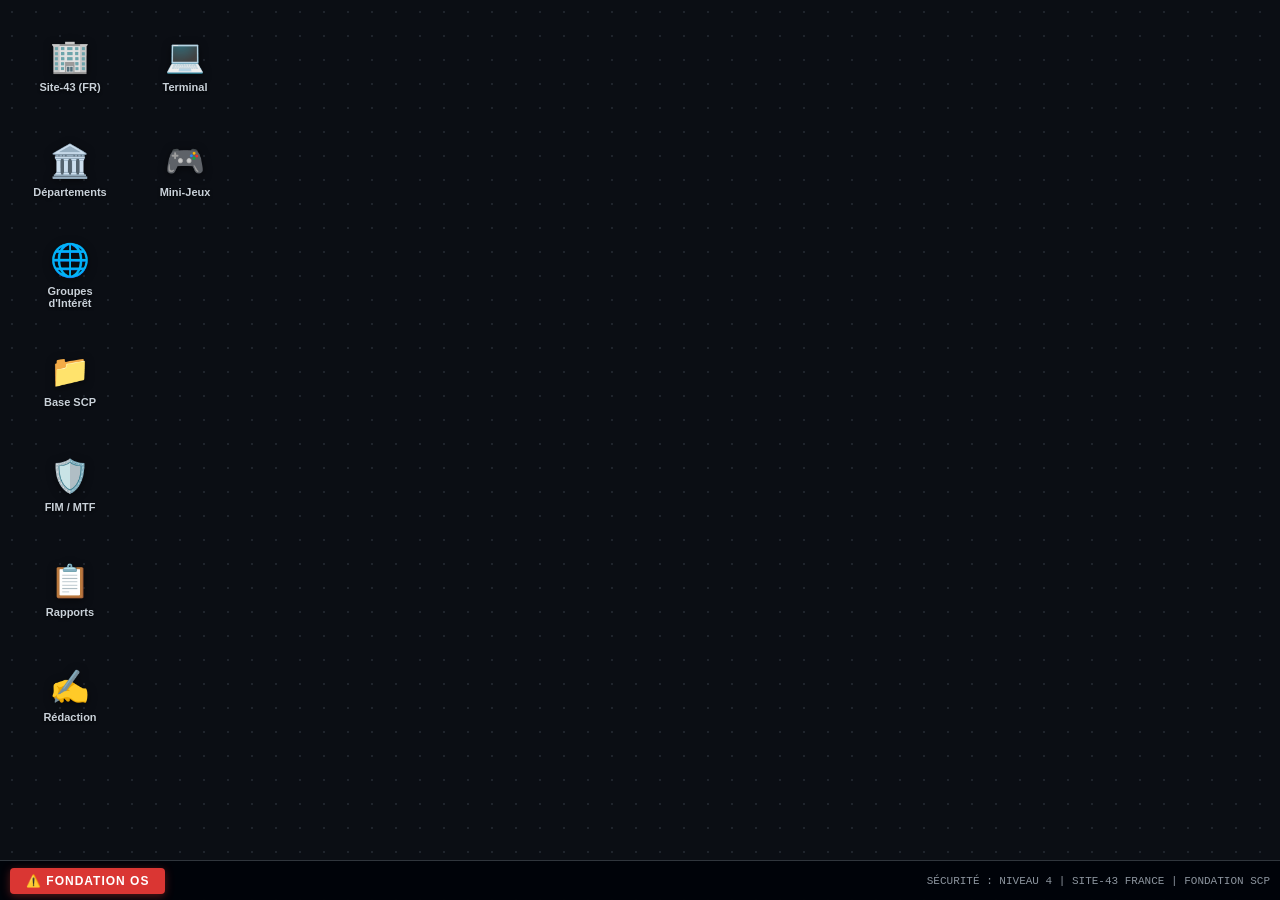
<file: index.html>
<!DOCTYPE html>
<html lang="fr">
<head>
<meta charset="UTF-8">
<meta name="viewport" content="width=device-width, initial-scale=1.0">
<title>SCP OS - TERMINAL DU SITE-43 (FRANCE)</title>
<style>
  :root {
    --bg-color: #0b0e14;
    --win-bg: #161b22;
    --win-header: #21262d;
    --text-color: #c9d1d9;
    --accent: #da3633;
    --border: #30363d;
    --font: 'Segoe UI', Tahoma, Geneva, Verdana, sans-serif;
    --font-mono: 'Courier New', Courier, monospace;
  }

  * { box-sizing: border-box; margin: 0; padding: 0; user-select: none; }
  
  body {
    background-color: var(--bg-color);
    color: var(--text-color);
    font-family: var(--font);
    height: 100vh;
    width: 100vw;
    overflow: hidden;
    position: relative;
    background-image: radial-gradient(#1f242c 1px, transparent 1px);
    background-size: 24px 24px;
  }

  #desktop {
    width: 100vw;
    height: calc(100vh - 40px);
    padding: 20px;
    display: flex;
    flex-direction: column;
    flex-wrap: wrap;
    align-content: flex-start;
    gap: 15px;
  }

  .icon {
    width: 100px;
    height: 90px;
    display: flex;
    flex-direction: column;
    align-items: center;
    justify-content: center;
    border: 1px solid transparent;
    border-radius: 6px;
    cursor: pointer;
    text-align: center;
    color: var(--text-color);
    transition: all 0.15s ease-in-out;
    padding: 6px;
  }

  .icon:hover {
    background-color: rgba(218, 54, 51, 0.2);
    border-color: rgba(218, 54, 51, 0.5);
    backdrop-filter: blur(4px);
  }

  .icon-img { font-size: 32px; margin-bottom: 6px; filter: drop-shadow(0 2px 4px rgba(0,0,0,0.5)); }
  .icon-title { font-size: 11px; font-weight: 600; text-shadow: 0 1px 3px rgba(0,0,0,0.8); }

  #taskbar {
    height: 40px;
    background: rgba(1, 4, 9, 0.95);
    border-top: 1px solid var(--border);
    backdrop-filter: blur(10px);
    display: flex;
    align-items: center;
    justify-content: space-between;
    padding: 0 10px;
    position: fixed;
    bottom: 0;
    left: 0;
    width: 100vw;
    z-index: 99999;
  }

  .start-btn {
    background: var(--accent);
    color: #fff;
    border: none;
    padding: 6px 16px;
    border-radius: 4px;
    font-family: var(--font);
    font-weight: bold;
    font-size: 12px;
    cursor: pointer;
    text-transform: uppercase;
    letter-spacing: 1px;
    display: flex;
    align-items: center;
    gap: 8px;
    box-shadow: 0 2px 8px rgba(218, 54, 51, 0.4);
  }
  .start-btn:hover { background: #b92b27; }

  .taskbar-items {
    display: flex;
    gap: 6px;
    flex: 1;
    margin: 0 15px;
  }

  .taskbar-tab {
    background: var(--win-header);
    border: 1px solid var(--border);
    color: var(--text-color);
    padding: 4px 12px;
    border-radius: 4px;
    font-size: 12px;
    cursor: pointer;
    display: flex;
    align-items: center;
    gap: 6px;
  }
  .taskbar-tab.active {
    border-color: var(--accent);
    background: rgba(218, 54, 51, 0.15);
  }

  .system-status { font-size: 11px; color: #8b949e; font-family: var(--font-mono); }

  .window {
    position: absolute;
    width: 850px;
    height: 580px;
    background: var(--win-bg);
    border: 1px solid var(--border);
    box-shadow: 0 12px 40px rgba(0,0,0,0.85);
    display: none;
    flex-direction: column;
    z-index: 100;
    border-radius: 8px;
    overflow: hidden;
  }

  .win-header {
    background: var(--win-header);
    padding: 10px 14px;
    display: flex;
    justify-content: space-between;
    align-items: center;
    cursor: move;
    border-bottom: 1px solid var(--border);
  }

  .win-title {
    font-weight: bold;
    font-size: 12px;
    color: var(--accent);
    text-transform: uppercase;
    letter-spacing: 1px;
    display: flex;
    align-items: center;
    gap: 8px;
  }

  .win-controls { display: flex; gap: 8px; }
  .win-btn {
    background: transparent;
    border: none;
    color: #8b949e;
    font-weight: bold;
    cursor: pointer;
    font-size: 14px;
    width: 20px;
    height: 20px;
    border-radius: 50%;
    display: flex;
    align-items: center;
    justify-content: center;
  }
  .win-btn:hover { background: rgba(255,255,255,0.1); color: #fff; }
  .win-close:hover { background: var(--accent); color: #fff; }

  .win-content {
    flex: 1;
    padding: 20px;
    overflow-y: auto;
    font-size: 13px;
    line-height: 1.6;
    user-select: text;
  }

  .list-item {
    padding: 10px 14px;
    border: 1px solid var(--border);
    margin-bottom: 8px;
    border-radius: 4px;
    background: #0d1117;
    cursor: pointer;
    display: flex;
    justify-content: space-between;
    align-items: center;
    transition: background 0.2s;
  }
  .list-item:hover { background: rgba(218, 54, 51, 0.1); border-color: var(--accent); }

  .grid-container {
    display: grid;
    grid-template-columns: repeat(auto-fill, minmax(240px, 1fr));
    gap: 10px;
    margin-top: 10px;
  }

  .grid-card {
    background: #0d1117;
    border: 1px solid var(--border);
    padding: 10px 14px;
    border-left: 4px solid var(--accent);
    border-radius: 4px;
    font-size: 12px;
  }

  .tag { background: #21262d; padding: 3px 8px; border-radius: 4px; font-size: 10px; font-weight: bold; }
  .tag-keter { border: 1px solid #da3633; color: #da3633; }
  .tag-euclid { border: 1px solid #d29922; color: #d29922; }
  .tag-safe { border: 1px solid #3fb950; color: #3fb950; }
  .tag-thaumiel { border: 1px solid #a371f7; color: #a371f7; }
  .tag-neutralized { border: 1px solid #8b949e; color: #8b949e; }

  .article-title { font-size: 20px; color: var(--accent); margin-bottom: 12px; border-bottom: 1px solid var(--border); padding-bottom: 6px; text-transform: uppercase; font-family: var(--font-mono); }
  .section-sub { font-size: 14px; color: #fff; margin: 15px 0 8px 0; border-left: 3px solid var(--accent); padding-left: 8px; text-transform: uppercase; font-family: var(--font-mono); }
  
  .back-btn, .action-btn { 
    background: var(--win-header); 
    color: var(--text-color); 
    border: 1px solid var(--border); 
    padding: 8px 16px; 
    border-radius: 4px;
    margin-bottom: 14px; 
    cursor: pointer; 
    font-family: var(--font);
    font-weight: 600;
  }
  .back-btn:hover, .action-btn:hover { border-color: var(--accent); background: var(--accent); color: #fff; }

  .form-group { margin-bottom: 14px; }
  .form-group label { display: block; margin-bottom: 6px; font-weight: bold; font-size: 11px; text-transform: uppercase; color: #8b949e; }
  .form-control { width: 100%; background: #0d1117; border: 1px solid var(--border); color: var(--text-color); padding: 10px; border-radius: 4px; font-family: var(--font-mono); }
  .form-control:focus { border-color: var(--accent); outline: none; }
  textarea.form-control { resize: vertical; min-height: 100px; }

  .terminal-area { background: #000; color: #00ff66; font-family: var(--font-mono); height: 100%; display: flex; flex-direction: column; padding: 14px; }
  #terminal-output { flex: 1; overflow-y: auto; margin-bottom: 10px; white-space: pre-wrap; font-size: 13px; line-height: 1.4; }
  .terminal-input-line { display: flex; align-items: center; }
  .terminal-prompt { color: #00ff66; margin-right: 8px; font-weight: bold; }
  #terminal-input { background: transparent; border: none; color: #00ff66; font-family: var(--font-mono); width: 100%; font-size: 13px; }
  #terminal-input:focus { outline: none; }

  #minesweeper-grid { display: grid; grid-template-columns: repeat(8, 36px); gap: 4px; margin-top: 15px; }
  .cell { width: 36px; height: 36px; background: #21262d; border: 1px solid var(--border); border-radius: 4px; display: flex; align-items: center; justify-content: center; font-weight: bold; cursor: pointer; }
  .cell.revealed { background: #0d1117; }
  
  .stats-panel { display: flex; gap: 10px; margin-bottom: 15px; }
  .stat-card { background: #0d1117; border: 1px solid var(--border); padding: 10px; flex: 1; text-align: center; border-radius: 4px; }
  .stat-card h4 { color: #8b949e; font-size: 10px; text-transform: uppercase; }
  .stat-card div { font-size: 16px; font-weight: bold; color: var(--accent); font-family: var(--font-mono); }
</style>
</head>
<body>

<div id="desktop">
  <div class="icon" onclick="openWindow('win-site43')">
    <div class="icon-img">🏢</div>
    <div class="icon-title">Site-43 (FR)</div>
  </div>

  <div class="icon" onclick="openWindow('win-departments')">
    <div class="icon-img">🏛️</div>
    <div class="icon-title">Départements</div>
  </div>

  <div class="icon" onclick="openWindow('win-goi')">
    <div class="icon-img">🌐</div>
    <div class="icon-title">Groupes d'Intérêt</div>
  </div>

  <div class="icon" onclick="openWindow('win-scp')">
    <div class="icon-img">📁</div>
    <div class="icon-title">Base SCP</div>
  </div>

  <div class="icon" onclick="openWindow('win-fim')">
    <div class="icon-img">🛡️</div>
    <div class="icon-title">FIM / MTF</div>
  </div>

  <div class="icon" onclick="openWindow('win-reports')">
    <div class="icon-img">📋</div>
    <div class="icon-title">Rapports</div>
  </div>

  <div class="icon" onclick="openWindow('win-editor')">
    <div class="icon-img">✍️</div>
    <div class="icon-title">Rédaction</div>
  </div>

  <div class="icon" onclick="openWindow('win-console')">
    <div class="icon-img">💻</div>
    <div class="icon-title">Terminal</div>
  </div>

  <div class="icon" onclick="openWindow('win-games')">
    <div class="icon-img">🎮</div>
    <div class="icon-title">Mini-Jeux</div>
  </div>
</div>

<div id="taskbar">
  <button class="start-btn">⚠️ FONDATION OS</button>
  <div class="taskbar-items" id="taskbar-items"></div>
  <div class="system-status">SÉCURITÉ : NIVEAU 4 | SITE-43 FRANCE | FONDATION SCP</div>
</div>

<div id="win-site43" class="window" style="top:40px; left:60px;">
  <div class="win-header">
    <span class="win-title">🏢 DOSSIER INFOS - SITE-43 (FRANCE)</span>
    <div class="win-controls">
      <button class="win-btn win-close" onclick="closeWindow('win-site43')">✕</button>
    </div>
  </div>
  <div class="win-content">
    <h2 class="article-title">SITE-43 : INSTALLATION OFFICIELLE FRANÇAISE</h2>
    <p><strong>Localisation :</strong> France Métropolitaine (Secteur Anomale Sécurisé).</p>
    <p><strong>Wiki Officiel :</strong> <a href="https://site43.miraheze.org/wiki/Accueil" target="_blank" style="color:var(--accent);">site43.miraheze.org</a></p>
    <p><strong>Base Principale :</strong> <a href="http://fondationscp.wikidot.com" target="_blank" style="color:var(--accent);">fondationscp.wikidot.com</a></p>
    <br>
    <p><strong>Présentation du Site-43 :</strong> Le Site-43 est une installation majeure de la branche francophone de la Fondation SCP. Il regroupe des divisions spécialisées de confinement, de recherche parasciences et d'intervention tactique sur le territoire français.</p>
    <br>
    <p><strong>Directeur du Site :</strong> Commandement du Secteur FR-43</p>
    <p><strong>Niveau de Sécurité :</strong> Rétention renforcée - Accès Niveau 4 requis.</p>
  </div>
</div>

<div id="win-departments" class="window" style="top:60px; left:100px;">
  <div class="win-header">
    <span class="win-title">🏛️ STRUCTURE INTERNE & DÉPARTEMENTS</span>
    <div class="win-controls">
      <button class="win-btn win-close" onclick="closeWindow('win-departments')">✕</button>
    </div>
  </div>
  <div class="win-content">
    <h2 class="article-title">DÉPARTEMENTS DE LA FONDATION SCP</h2>
    
    <div class="section-sub">Administration & Commandement</div>
    <ul>
      <li>Conseil O5</li>
      <li>Comité d'Éthique</li>
      <li>Administration de la Sécurité des Informations et des Archives (ASIA / RAISA)</li>
      <li>Conseil des Douze Signes du Zodiaque Chinois</li>
    </ul>

    <div class="section-sub">Départements Généraux & Opérationnels</div>
    <div style="display:flex; flex-direction:column; gap:8px;">
      <div style="border-left:3px solid var(--accent); padding-left:10px;">
        <strong style="color:#fff;">Département Scientifique (DS)</strong>
        <p style="font-size:12px; color:#8b949e;">Conduit les recherches théoriques et appliquées sur les anomalies pour comprendre leur fonctionnement et développer des protocoles de confinement.</p>
      </div>
      <div style="border-left:3px solid var(--accent); padding-left:10px;">
        <strong style="color:#fff;">Département de la Sécurité (DSE)</strong>
        <p style="font-size:12px; color:#8b949e;">Assure la protection physique des installations, du personnel et le maintien du confinement quotidien des entités.</p>
      </div>
      <div style="border-left:3px solid var(--accent); padding-left:10px;">
        <strong style="color:#fff;">Département des Affaires Internes (DAI) / Justice Interne (DJI)</strong>
        <p style="font-size:12px; color:#8b949e;">Chargé des enquêtes de loyauté, de l'élimination des fuites et de la détection des espions.</p>
      </div>
      <div style="border-left:3px solid var(--accent); padding-left:10px;">
        <strong style="color:#fff;">Département Médical (DM)</strong>
        <p style="font-size:12px; color:#8b949e;">Assure le suivi physique et psychologique du personnel du site, traitements amnésiques et chirurgies.</p>
      </div>
      <div style="border-left:3px solid var(--accent); padding-left:10px;">
        <strong style="color:#fff;">Département de Sécurité de l'Information (DSI / RAISA)</strong>
        <p style="font-size:12px; color:#8b949e;">Gère l'archivage, la censure, la protection des réseaux et la désinformation civile.</p>
      </div>
      <div style="border-left:3px solid var(--accent); padding-left:10px;">
        <strong style="color:#fff;">Département de la Logistique & Manufacture</strong>
        <p style="font-size:12px; color:#8b949e;">Gère le ravitaillement, la distribution des ressources, la Classe D et les infrastructures.</p>
      </div>
    </div>

    <div class="section-sub">Départements Spécialisés & Divisions</div>
    <div class="grid-container">
      <div class="grid-card">Département d'Alchimie</div>
      <div class="grid-card">Anomalies Temporelles</div>
      <div class="grid-card">Division Antimémétique</div>
      <div class="grid-card">Division des Archives</div>
      <div class="grid-card">Réponse Tactique</div>
      <div class="grid-card">Département des Autres</div>
      <div class="grid-card">Conception d'Armes Anormales</div>
      <div class="grid-card">Département de la Continuité</div>
      <div class="grid-card">Division Cryptozoologique</div>
      <div class="grid-card">Département de Déclassification</div>
      <div class="grid-card">Département d'Entomologie</div>
      <div class="grid-card">Espaces Purgatoires</div>
      <div class="grid-card">Inclusion des Entités Anormales</div>
      <div class="grid-card">Division des IA Autonomes</div>
      <div class="grid-card">Maîtrise des Foyers</div>
      <div class="grid-card">Département des Mathématiques</div>
      <div class="grid-card">Mythologies et Folklores</div>
      <div class="grid-card">Département de Pataphysique</div>
      <div class="grid-card">Département des Suppressions</div>
      <div class="grid-card">Département de Surréalisme</div>
      <div class="grid-card">Théologie Tactique</div>
      <div class="grid-card">Département des Anormalités</div>
      <div class="grid-card">Censure et Désinformation</div>
      <div class="grid-card">Département de Démonologie</div>
      <div class="grid-card">Réseau CORAIL</div>
      <div class="grid-card">CAPRICA</div>
      <div class="grid-card">Département des Passions</div>
      <div class="grid-card">Département de Rétroaction</div>
    </div>
  </div>
</div>

<div id="win-goi" class="window" style="top:80px; left:140px;">
  <div class="win-header">
    <span class="win-title">🌐 BASE DE DONNÉES - GROUPES D'INTÉRÊT (GdI / GoI)</span>
    <div class="win-controls">
      <button class="win-btn win-close" onclick="closeWindow('win-goi')">✕</button>
    </div>
  </div>
  <div class="win-content">
    <h2 class="article-title">GROUPES D'INTÉRÊT RÉPERTORIÉS</h2>
    <div class="grid-container" id="goi-content-area"></div>
  </div>
</div>

<div id="win-scp" class="window" style="top:100px; left:180px;">
  <div class="win-header">
    <span class="win-title">📁 BASE DE DONNÉES SCP (FICHES ANOMALES)</span>
    <div class="win-controls">
      <button class="win-btn win-close" onclick="closeWindow('win-scp')">✕</button>
    </div>
  </div>
  <div class="win-content" id="scp-content-area"></div>
</div>

<div id="win-fim" class="window" style="top:120px; left:220px;">
  <div class="win-header">
    <span class="win-title">🛡️ FORCES D'INTERVENTION MOBILES (FIM / MTF)</span>
    <div class="win-controls">
      <button class="win-btn win-close" onclick="closeWindow('win-fim')">✕</button>
    </div>
  </div>
  <div class="win-content" id="fim-content-area"></div>
</div>

<div id="win-reports" class="window" style="top:140px; left:260px;">
  <div class="win-header">
    <span class="win-title">📋 BASE DE RAPPORTS D'INCIDENTS</span>
    <div class="win-controls">
      <button class="win-btn win-close" onclick="closeWindow('win-reports')">✕</button>
    </div>
  </div>
  <div class="win-content">
    <div class="stats-panel">
      <div class="stat-card">
        <h4>Points XP Modérateur</h4>
        <div id="xp-display">0</div>
      </div>
      <div class="stat-card">
        <h4>Niveau Accréditation</h4>
        <div id="level-display">Niveau 1</div>
      </div>
    </div>
    <div id="reports-content-area"></div>
  </div>
</div>

<div id="win-editor" class="window" style="top:160px; left:300px;">
  <div class="win-header">
    <span class="win-title">✍️ SYSTÈME DE RÉDACTION (LOGS DISCORD)</span>
    <div class="win-controls">
      <button class="win-btn win-close" onclick="closeWindow('win-editor')">✕</button>
    </div>
  </div>
  <div class="win-content">
    <h2 class="article-title">SOUMETTRE UN NOUVEAU RAPPORT / SCP / FIM</h2>
    <div class="form-group">
      <label>Type de Document</label>
      <select id="editor-type" class="form-control">
        <option value="INCIDENT">Rapport d'Incident / Mission (+25 XP)</option>
        <option value="SCP">Nouveau Rapport SCP (+20 XP)</option>
        <option value="FIM">Nouvelle Force d'Intervention (+15 XP)</option>
      </select>
    </div>
    <div class="form-group">
      <label>Identifiant / Nom (ex: SCP-104-FR ou FIM Alpha-2)</label>
      <input type="text" id="editor-title" class="form-control" placeholder="Entrez le titre...">
    </div>
    <div class="form-group">
      <label>Classe / Niveau d'Accès</label>
      <input type="text" id="editor-class" class="form-control" placeholder="Ex: Safe, Euclid, Keter, Confidential...">
    </div>
    <div class="form-group">
      <label>Contenu détaillé / Procédures</label>
      <textarea id="editor-content" class="form-control" placeholder="Rédigez le texte complet du rapport ici..."></textarea>
    </div>
    <button class="action-btn" onclick="submitReport()">TRANSMETTRE AU WEBHOOK DISCORD & ENREGISTRER</button>
  </div>
</div>

<div id="win-console" class="window" style="top:180px; left:340px;">
  <div class="win-header">
    <span class="win-title">💻 TERMINAL DE COMMANDE BASH-43</span>
    <div class="win-controls">
      <button class="win-btn win-close" onclick="closeWindow('win-console')">✕</button>
    </div>
  </div>
  <div class="win-content" style="padding:0;">
    <div class="terminal-area">
      <div id="terminal-output">SCP OS [Version 4.3.0 - Site-43 France]
Connecté aux serveurs officiels fondationscp.wikidot.com.
Tapez 'help' pour la liste des commandes.
</div>
      <div class="terminal-input-line">
        <span class="terminal-prompt">admin@site43:~#</span>
        <input type="text" id="terminal-input" autocomplete="off" onkeydown="handleTerminalInput(event)">
      </div>
    </div>
  </div>
</div>

<div id="win-games" class="window" style="top:200px; left:380px;">
  <div class="win-header">
    <span class="win-title">🎮 REPOS DU PERSONNEL - MINI JEUX</span>
    <div class="win-controls">
      <button class="win-btn win-close" onclick="closeWindow('win-games')">✕</button>
    </div>
  </div>
  <div class="win-content">
    <h2 class="article-title">DÉMINEUR DE SÉCURITÉ</h2>
    <p style="font-size:12px; margin-bottom:12px;">Trouvez les cellules sécurisées sans sauter sur les pièges mémétiques.</p>
    <button class="action-btn" onclick="initMinesweeper()">Recommencer la partie</button>
    <div id="minesweeper-grid"></div>
  </div>
</div>

<script>
const DISCORD_WEBHOOK_URL = "https://discord.com/api/webhooks/1548275338868555807/uyDvcODsSDYhvyR1QdYsbXce-Swwq9SdRGxwfCY897hTjdO_DcwgbtUuA3vOCfyk5AzG";
const ADMIN_CODE = "K9#mX$8p!L2qZ@wN";

let scpDatabase = [
  { id: "SCP-173", name: "La Sculpture", class: "Euclid", tagClass: "tag-euclid", text: "<b>Procédures de Confinement Spéciales :</b> L'objet doit être conservé dans un conteneur verrouillé en permanence. Lorsque du personnel doit y entrer, au moins trois personnes doivent être présentes. Maintenir un contact visuel constant.<br><br><b>Description :</b> Statue animée en béton et armatures. Se déplace à grande vitesse pour briser le cou des cibles lorsque le contact visuel est interrompu." },
  { id: "••|•••••|••|•", name: "(SCP-2521)", class: "Keter", tagClass: "tag-keter", text: "<b>Description :</b> Entité ne pouvant être décrite que par des pictogrammes. Toute description textuelle ou orale entraîne la manifestation et le kidnapping du support par l'entité." },
  { id: "SCP-___-J", name: "Le Procrastinateur", class: "Safe", tagClass: "tag-safe", text: "<b>Description :</b> Pierre provoquant une procrastination extrême chez quiconque essaie d'écrire son rapport..." },
  { id: "SCP-096", name: "L'Homme Timide", class: "Euclid", tagClass: "tag-euclid", text: "<b>Description :</b> Humanoïde extrêmement grand et mince. Si quelqu'un observe son visage (directement ou en photo/vidéo), il entre dans une crise de rage incontrôlable et traque l'observateur pour le tuer." },
  { id: "SCP-682", name: "Le Reptile Difficile à Détruire", class: "Keter", tagClass: "tag-keter", text: "<b>Procédures :</b> Immergé en permanence dans de l'acide chlorhydrique à 87%.<br><br><b>Description :</b> Grande créature reptilienne extrêmement hostile avec une capacité de régénération et d'adaptation quasi-illimitée." },
  { id: "SCP-2317", name: "Une Porte vers une Autre Dimension", class: "Keter", tagClass: "tag-keter", text: "<b>Description :</b> Entité cosmique captive derrière une porte interdimensionnelle retenue par des chaînes qui se brisent une à une." },
  { id: "SCP-049", name: "Le Médecin de la Peste", class: "Euclid", tagClass: "tag-euclid", text: "<b>Description :</b> Entité humanoïde vêtue d'une tenue de médecin de la peste du XVIIe siècle. Cherche à 'guerir' les sujets affectés par 'La Pestilence'." },
  { id: "SCP-076", name: "Able", class: "Keter", tagClass: "tag-keter", text: "<b>Description :</b> Le tombeau de pierre contenant un guerrier immuable et hautement hostile aux capacités de combat surhumaines." },
  { id: "SCP-055", name: "[Inconnu]", class: "Keter", tagClass: "tag-keter", text: "<b>Description :</b> Une antinommée parfaite. Tout ce que l'on sait de SCP-055 est qu'il n'est pas rond." },
  { id: "SCP-106", name: "Le Vieillard", class: "Keter", tagClass: "tag-keter", text: "<b>Description :</b> Humanoïde décomposé capable de traverser la matière solide et de traîner ses victimes dans sa dimension de poche." },
  { id: "SCP-3999", name: "Je suis au centre de tout ce qui m'arrive", class: "Neutralized", tagClass: "tag-neutralized", text: "<b>Description :</b> Entité déformatrice de réalité de classe ZK ayant supplicié le chercheur Talloran pendant d'infinies durées." },
  { id: "SCP-999", name: "Le Monstre aux Chatouilles", class: "Safe", tagClass: "tag-safe", text: "<b>Description :</b> Masse gélatineuse orange translucide très affectueuse. Induit une sensation d'euphorie instantanée au contact." },
  { id: "SCP-035", name: "Masque Possessif", class: "Keter", tagClass: "tag-keter", text: "<b>Description :</b> Masque de comédie en porcelaine sécrétant un liquide corrosif et prenant le contrôle cérébral de son hôte." },
  { id: "SCP-3008", name: "Un IKEA Absolument Normal et Régulier", class: "Euclid", tagClass: "tag-euclid", text: "<b>Description :</b> Magasin de meubles à l'espace intérieur infini abritant des employés humanoïdes sans visage hostiles durant la nuit." },
  { id: "SCP-5000", name: "Pourquoi ?", class: "Safe", tagClass: "tag-safe", text: "<b>Description :</b> Combinaison mécanique découverte contenant les archives d'une ligne temporelle où la Fondation a tenté d'exterminer l'humanité." },
  { id: "SCP-231", name: "Exécutions des Exigences", class: "Keter", tagClass: "tag-keter", text: "<b>Description :</b> Sept femmes secourues d'un culte. Nécessite la réalisation continue de la procédure 110-Montauk." },
  { id: "SCP-087", name: "L'Escalier", class: "Euclid", tagClass: "tag-euclid", text: "<b>Description :</b> Escalier plongeant dans l'obscurité totale sans fin apparente, habité par une entité faciale non identifiée." },
  { id: "SCP-343", name: "Dieu", class: "Safe", tagClass: "tag-safe", text: "<b>Description :</b> Humanoïde omnipotent ayant choisi de résider volontairement dans les installations de la Fondation." },
  { id: "SCP-500", name: "Panacée", class: "Safe", tagClass: "tag-safe", text: "<b>Description :</b> Flacon de pilules rouges capables de guérir instantanément n'importe quelle maladie ou infection connue." },
  { id: "SCP-914", name: "L'Horloge mécanique", class: "Safe", tagClass: "tag-safe", text: "<b>Description :</b> Complexe horloger capable de raffiner, détériorer ou modifier les objets placés dans ses compartiments selon 5 réglages." }
];

const goiList = [
  "Anderson Robotics", "Arcadia", "Les Arpenteurs", "Bureau pour la Réclamation des Artefacts Islamiques (BRAI)",
  "Docteur Wondertainment", "La Cinquième Église", "Le Cirque de l'Inquiétant d'Herman Fuller", "La Coalition Mondiale Occulte (CMO)",
  "Le Collectif Oneiroi", "La Commission des Cargaisons Insolites", "Les Cultes Sarqiques", "Les Daevites",
  "Deer College", "L'Église du Dieu Brisé", "L'Église du Second Hytoth", "Les Enfants du Roi Écarlate",
  "L'Esprit de Chicago", "Et Maintenant On Est Cool ?", "La Fabrique", "La Fondation Caritative de la Manne",
  "La Fondation Royale de Sa Majesté (P.S.C.P.)", "Greazeburger Incorporated", "GRU Division 'P'", "L'Initiative des Trois Lunes",
  "L'Initiative Horizon", "IJIEPA (Institut Japonais)", "L'Insurrection du Chaos", "Les Joueurs Contre l'Herbe",
  "Juste des Trucs de Filles", "Laboratoires Prometheus, Inc.", "La Main du Serpent", "Marshall, Carter & Dark Ltd",
  "Parawatch", "'Personne'", "Les Productions Pseudogenèse", "La Reine Noire",
  "Les Restaurants Ambrose", "Shark Punching Center", "Les Solutions Fauniques Wilson", "Unité des Incidents Inhabituels (U2I) - FBI",
  "L'Université d'Alexylva", "Vikander-Kneed Technical Media"
];

let fimDatabase = [
  { code: "Alpha-1", name: "Les Bras Droits", role: "Rattachée directement au Conseil O5 pour les opérations les plus confidentielles." },
  { code: "Alpha-4", name: "Pony Express", role: "Infiltration des services postaux et de livraison pour intercepter les objets anormaux." },
  { code: "Alpha-5", name: "Paranéants", role: "Spécialisée dans la neutralisation d'anomalies de néant spatial ou dimensionnel." },
  { code: "Alpha-9", name: "Le Dernier Espoir", role: "Unité expérimentale intégrant des objets SCP humanoïdes réhabilités sur le terrain." },
  { code: "Alpha-45", name: "Les Concierges", role: "Recherche et nettoyage des résidus bio-anormaux après opérations." },
  { code: "Bêta-1", name: "Les Cautérisateurs", role: "Spécialisée dans la détection et la purge d'infiltrations internes au sein de la Fondation." },
  { code: "Bêta-2", name: "Gars du Bayou", role: "Intervention en milieux aquatiques douçâtres et marécages." },
  { code: "Bêta-4", name: "Les Naufragés", role: "Surveillance et confinement d'anomalies maritimes d'isolement." },
  { code: "Bêta-7", name: "Chapeliers Maz", role: "Confinement et nettoyage d'anomalies biologiques, chimiques ou radiologiques." },
  { code: "Bêta-10", name: "Sauterelles du Temps", role: "Correction des altérations chronologiques mineures." },
  { code: "Bêta-43", name: "Con-Trôleurs", role: "Gestion des transports ferroviaires et infrastructures anormales." },
  { code: "Bêta-777", name: "Lance d'Hécate", role: "Spécialisée dans le confinement de phénomènes de rituel occulte et magie." },
  { code: "Gamma-1", name: "Chercher et détruire", role: "Chasse aux entités de l'Insurrection du Chaos." },
  { code: "Gamma-4", name: "L'Équipage de Barbeblonde", role: "Interventions navales et îles anormales." },
  { code: "Gamma-5", name: "Hareng Rouge", role: "Désinformation publique et gestion des théories du complot civiles." },
  { code: "Gamma-6", name: "Amuse-gueule des Profondeurs", role: "Opérations sous-marines en abysses profondes." },
  { code: "Gamma-13", name: "Gardiens des Lois d'Asimov", role: "Traque des IA anormales et robots dissidents d'Anderson Robotics." },
  { code: "Epsilon-6", name: "Les Idiots du Village", role: "Infiltration dans les petites communautés rurales isolées." },
  { code: "Epsilon-11", name: "Renard à Neuf Queues", role: "Intervention d'urgence lors de brèches de confinement majeures en site." },
  { code: "Zêta-9", name: "Rats-Taupes", role: "Exploration de milieux souterrains, d'espaces confinés ou non-euclidiens." },
  { code: "Êta-10", name: "Ne voient pas le Mal", role: "Spécialisée dans les dangers visuels et mémétiques." },
  { code: "Iota-10", name: "Putain de Fédéraux", role: "Infiltration au sein des agences gouvernementales civiles (FBI, Interpol...)." },
  { code: "Nu-7", name: "Coup de Marteau", role: "Bataillon militaire lourd (infanterie, blindés, hélicoptères) pour guerres ouvertes." },
  { code: "Tau-5", name: "Samsara", role: "Escouade de cyborgs immortels créés à partir des chairs d'un dieu mort." },
  { code: "Oméga-7", name: "La Boîte de Pandore", role: "Ancienne unité intégrant SCP-076-2 (Able) [DISSOLUTION]." }
];

// SAUVEGARDE PERMANENTE
let reportDatabase = JSON.parse(localStorage.getItem('scp_reportsDB_v2')) || [
  { id: "1001", title: "Rapport d'Incident-43-A", author: "Dr. Blank", date: "2026-02-14", text: "Brèche mineure dans le secteur de recherche B. Situation contenue." },
  { id: "1002", title: "Rapport d'Inspection DSI", author: "Agent Vane", date: "2026-03-01", text: "Audit du réseau informatique interne et purification des traces mémétiques." }
];

let xp = parseInt(localStorage.getItem('scp_userXP_v2')) || 0;

function saveToStorage() {
  localStorage.setItem('scp_reportsDB_v2', JSON.stringify(reportDatabase));
  localStorage.setItem('scp_userXP_v2', xp);
}

function updateGamification() {
  document.getElementById('xp-display').innerText = xp;
  let clearance = "Niveau 1";
  if (xp >= 100) clearance = "Niveau 2";
  if (xp >= 250) clearance = "Niveau 3";
  if (xp >= 500) clearance = "Niveau 4";
  if (xp >= 1000) clearance = "Conseil O5";
  document.getElementById('level-display').innerText = clearance;
}

// RENDU DES LISTES ET DOSSIERS
function renderSCPList() {
  const container = document.getElementById('scp-content-area');
  let html = '<h3>RÉPERTOIRE DES ANOMALIES</h3><br>';
  scpDatabase.forEach((scp, index) => {
    html += `<div class="list-item" onclick="openSCPArticle(${index})"><span><strong>${scp.id}</strong> - ${scp.name}</span><span class="tag ${scp.tagClass}">${scp.class}</span></div>`;
  });
  container.innerHTML = html;
}

function openSCPArticle(index) {
  const scp = scpDatabase[index];
  document.getElementById('scp-content-area').innerHTML = `
    <button class="back-btn" onclick="renderSCPList()">← Retour à la liste</button>
    <h2 class="article-title">${scp.id} : ${scp.name}</h2>
    <p><strong>Classe d'Anomalie :</strong> <span class="tag ${scp.tagClass}">${scp.class}</span></p><br>
    <div>${scp.text}</div>`;
}

function renderGOIList() {
  const container = document.getElementById('goi-content-area');
  let html = '';
  goiList.forEach(goi => {
    html += `<div class="grid-card">${goi}</div>`;
  });
  container.innerHTML = html;
}

function renderFIMList() {
  const container = document.getElementById('fim-content-area');
  let html = `<h3>FORCES D'INTERVENTION MOBILES (${fimDatabase.length} UNITÉS)</h3><br>`;
  fimDatabase.forEach(fim => {
    html += `<div class="list-item"><span><strong>FIM ${fim.code}</strong> - "${fim.name}"</span></div><p style="font-size:11px; color:#8b949e; margin-bottom:10px; padding-left:10px;">${fim.role}</p>`;
  });
  container.innerHTML = html;
}

function renderReportList() {
  const container = document.getElementById('reports-content-area');
  if (reportDatabase.length === 0) {
    container.innerHTML = '<p>Aucun rapport d\'incident dans la base de données.</p>';
    updateGamification();
    return;
  }
  let html = '';
  reportDatabase.forEach(rep => {
    html += `<div class="list-item" style="flex-direction:column; align-items:flex-start;">
      <div style="display:flex; justify-content:space-between; width:100%;">
        <strong>[ID: #${rep.id}] ${escapeHTML(rep.title)}</strong>
        <small style="color:#8b949e;">${rep.date}</small>
      </div>
      <p style="font-size:12px; margin-top:6px;">${escapeHTML(rep.text)}</p>
      <small style="color:var(--accent); font-size:10px; margin-top:4px;">Auteur: ${escapeHTML(rep.author || 'Inconnu')}</small>
    </div>`;
  });
  container.innerHTML = html;
  updateGamification();
}

function submitReport() {
  const type = document.getElementById('editor-type').value;
  const title = document.getElementById('editor-title').value.trim();
  const classVal = document.getElementById('editor-class').value.trim();
  const content = document.getElementById('editor-content').value.trim();

  if (!title || !content) {
    alert("Veuillez saisir un titre et un contenu.");
    return;
  }

  const id = Date.now().toString().slice(-4);
  const newRep = {
    id: id,
    title: `[${type}] ${title} (${classVal})`,
    author: "Chercheur du Site-43",
    date: new Date().toLocaleDateString('fr-FR'),
    text: content
  };

  reportDatabase.unshift(newRep);
  xp += (type === 'INCIDENT' ? 25 : 20);
  
  saveToStorage();
  renderReportList();

  // Webhook Discord
  fetch(DISCORD_WEBHOOK_URL, {
    method: 'POST',
    headers: { 'Content-Type': 'application/json' },
    body: JSON.stringify({
      content: `⚠️ **NOUVEAU RAPPORT ENREGISTRÉ [SITE-43]**\n**ID:** #${id}\n**Type:** ${type}\n**Titre:** ${title}\n**Classe:** ${classVal}\n**Contenu:** ${content}`
    })
  }).catch(e => console.log("Log Webhook non transmis à Discord"));

  document.getElementById('editor-title').value = '';
  document.getElementById('editor-class').value = '';
  document.getElementById('editor-content').value = '';

  alert(`Rapport #${id} enregistré dans la base permanente et transmis au réseau.`);
}

// FONCTION SUPPRESSION PAR LA CONSOLE DE COMMANDE
window.Admin = function(code, reportId) {
  if (code !== ADMIN_CODE) {
    console.error("⛔ Code Administrateur incorrect.");
    return "Échec de l'authentification.";
  }

  const index = reportDatabase.findIndex(r => String(r.id) === String(reportId));

  if (index === -1) {
    console.warn(`⚠️ Rapport avec l'ID #${reportId} introuvable.`);
    return "ID non trouvé.";
  }

  reportDatabase.splice(index, 1);
  xp += 50;
  saveToStorage();
  renderReportList();

  console.log(`✅ Succès : Le rapport #${reportId} a été purgé.`);
  return "Rapport supprimé avec succès.";
};

// TERMINAL INTERACTIF BASH
function handleTerminalInput(e) {
  if (e.key === 'Enter') {
    const input = document.getElementById('terminal-input');
    const cmd = input.value.trim();
    const output = document.getElementById('terminal-output');
    
    output.innerText += `\nadmin@site43:~# ${cmd}`;
    
    const parts = cmd.split(' ');
    const command = parts[0].toLowerCase();

    if (command === 'help') {
      output.innerText += `\nCommandes disponibles:
- help : Affiche ce message
- clear : Efface l'écran
- list : Liste les rapports d'incidents
- delete <code> <id> : Supprime un rapport d'incident avec la clé Admin
- status : État des serveurs du Site-43`;
    } else if (command === 'clear') {
      output.innerText = '';
    } else if (command === 'list') {
      output.innerText += `\n--- RAPPORTS ACTIFS ---`;
      reportDatabase.forEach(r => {
        output.innerText += `\n[#${r.id}] ${r.title}`;
      });
    } else if (command === 'delete') {
      const code = parts[1];
      const id = parts[2];
      const res = window.Admin(code, id);
      output.innerText += `\n${res}`;
    } else if (command === 'status') {
      output.innerText += `\n[OK] Confinement actif à 99.8%.\n[OK] Liaison Réseau CORAIL établie.`;
    } else if (cmd !== '') {
      output.innerText += `\nCommande inconnue: '${cmd}'. Tapez 'help'.`;
    }

    input.value = '';
    output.scrollTop = output.scrollHeight;
  }
}

// GESTION FENÊTRES BURAUMATIQUE
function openWindow(id) {
  const win = document.getElementById(id);
  win.style.display = 'flex';
  bringToFront(win);
  updateTaskbar();
}

function closeWindow(id) {
  document.getElementById(id).style.display = 'none';
  updateTaskbar();
}

function bringToFront(win) {
  document.querySelectorAll('.window').forEach(w => w.style.zIndex = 100);
  win.style.zIndex = 101;
}

function updateTaskbar() {
  const container = document.getElementById('taskbar-items');
  container.innerHTML = '';
  document.querySelectorAll('.window').forEach(win => {
    if (win.style.display === 'flex') {
      const title = win.querySelector('.win-title').innerText;
      const tab = document.createElement('div');
      tab.className = 'taskbar-tab active';
      tab.innerText = title.split('-')[0];
      tab.onclick = () => bringToFront(win);
      container.appendChild(tab);
    }
  });
}

// MINI-JEU DÉMINEUR
function initMinesweeper() {
  const grid = document.getElementById('minesweeper-grid');
  grid.innerHTML = '';
  for (let i = 0; i < 64; i++) {
    const cell = document.createElement('div');
    cell.className = 'cell';
    const isMine = Math.random() < 0.15;
    cell.onclick = () => {
      if (isMine) {
        cell.style.background = '#da3633';
        cell.innerText = '💣';
        alert("Alerte Mémétique ! Piège déclenché.");
      } else {
        cell.className = 'cell revealed';
        cell.innerText = '✓';
        xp += 5;
        saveToStorage();
        updateGamification();
      }
    };
    grid.appendChild(cell);
  }
}

function escapeHTML(str) {
  return str.replace(/[&<>'"]/g, 
    tag => ({ '&': '&amp;', '<': '&lt;', '>': '&gt;', "'": '&#39;', '"': '&quot;' }[tag] || tag)
  );
}

// CONSOLE DEVELOPPEUR CONSOLE HELP
console.log("%c[COMMANDE SUPPRESSION ADMIN SCP]", "color: #da3633; font-size: 14px; font-weight: bold;");
console.log(`Tapez Admin("${ADMIN_CODE}", "ID_RAPPORT") ou utilisez la commande 'delete' dans le terminal BASH de la page.`);

// INITIALISATIONS
renderSCPList();
renderGOIList();
renderFIMList();
renderReportList();
initMinesweeper();
</script>
</body>
</html>
</file>
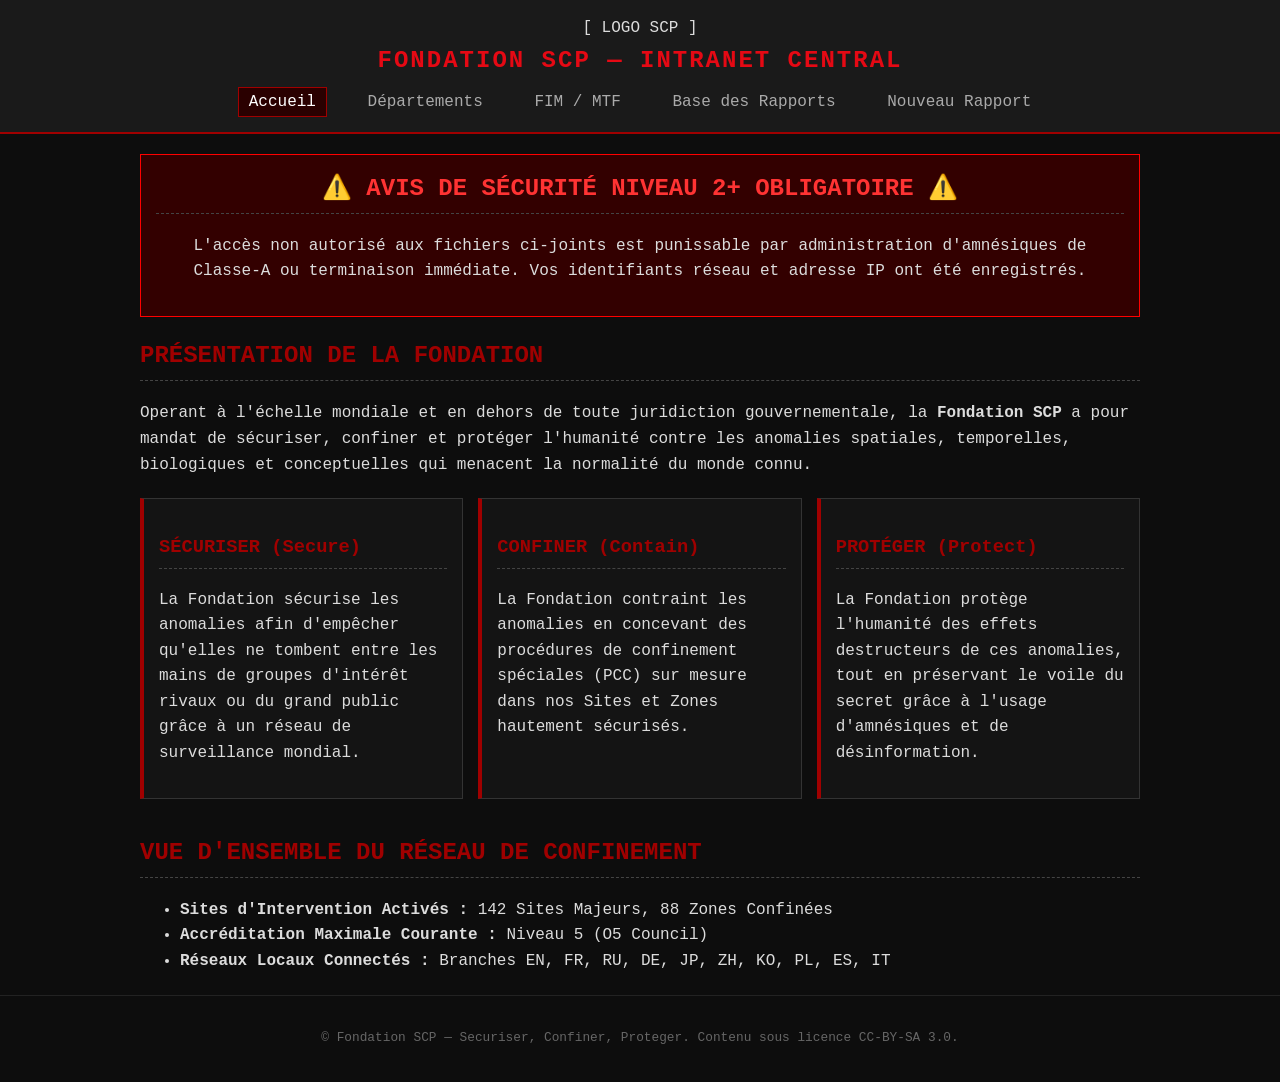
<file: js/index.html>
<!DOCTYPE html>
<html lang="fr">
<head>
  <meta charset="UTF-8">
  <meta name="viewport" content="width=device-width, initial-scale=1.0">
  <title>Fondation SCP - Terminal Intranet Central</title>
  <link rel="stylesheet" href="css/style.css">
</head>
<body class="scp-theme">
  <header>
    <div class="logo-container">
      <div class="scp-logo-placeholder">[ LOGO SCP ]</div>
      <h1>FONDATION SCP — INTRANET CENTRAL</h1>
    </div>
    <nav>
      <a href="index.html" class="active">Accueil</a>
      <a href="departements.html">Départements</a>
      <a href="mtf.html">FIM / MTF</a>
      <a href="rapports.html">Base des Rapports</a>
      <a href="redaction.html">Nouveau Rapport</a>
    </nav>
  </header>

  <main>
    <section class="warning-banner">
      <h2>⚠️ AVIS DE SÉCURITÉ NIVEAU 2+ OBLIGATOIRE ⚠️</h2>
      <p>L'accès non autorisé aux fichiers ci-joints est punissable par administration d'amnésiques de Classe-A ou terminaison immédiate. Vos identifiants réseau et adresse IP ont été enregistrés.</p>
    </section>

    <section class="intro-section">
      <h2>PRÉSENTATION DE LA FONDATION</h2>
      <p>Operant à l'échelle mondiale et en dehors de toute juridiction gouvernementale, la <strong>Fondation SCP</strong> a pour mandat de sécuriser, confiner et protéger l'humanité contre les anomalies spatiales, temporelles, biologiques et conceptuelles qui menacent la normalité du monde connu.</p>

      <div class="motto-grid">
        <div class="motto-card">
          <h3>SÉCURISER (Secure)</h3>
          <p>La Fondation sécurise les anomalies afin d'empêcher qu'elles ne tombent entre les mains de groupes d'intérêt rivaux ou du grand public grâce à un réseau de surveillance mondial.</p>
        </div>
        <div class="motto-card">
          <h3>CONFINER (Contain)</h3>
          <p>La Fondation contraint les anomalies en concevant des procédures de confinement spéciales (PCC) sur mesure dans nos Sites et Zones hautement sécurisés.</p>
        </div>
        <div class="motto-card">
          <h3>PROTÉGER (Protect)</h3>
          <p>La Fondation protège l'humanité des effets destructeurs de ces anomalies, tout en préservant le voile du secret grâce à l'usage d'amnésiques et de désinformation.</p>
        </div>
      </div>
    </section>

    <section class="stats-overview">
      <h2>VUE D'ENSEMBLE DU RÉSEAU DE CONFINEMENT</h2>
      <ul>
        <li><strong>Sites d'Intervention Activés :</strong> 142 Sites Majeurs, 88 Zones Confinées</li>
        <li><strong>Accréditation Maximale Courante :</strong> Niveau 5 (O5 Council)</li>
        <li><strong>Réseaux Locaux Connectés :</strong> Branches EN, FR, RU, DE, JP, ZH, KO, PL, ES, IT</li>
      </ul>
    </section>
  </main>

  <footer>
    <p>&copy; Fondation SCP — Securiser, Confiner, Proteger. Contenu sous licence CC-BY-SA 3.0.</p>
  </footer>
</body>
</html>
</file>
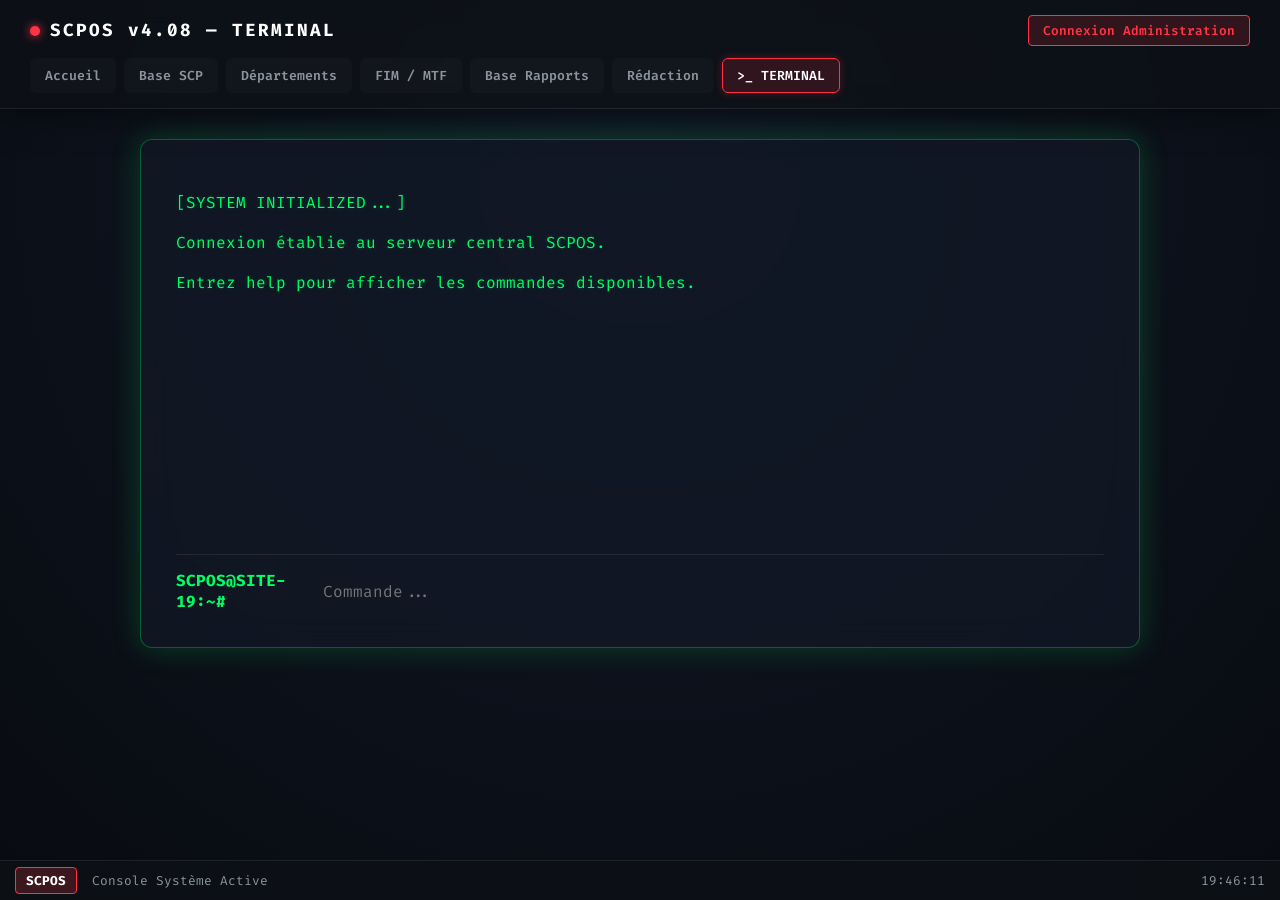
<file: console.html>
<!DOCTYPE html>
<html lang="fr">
<head>
  <meta charset="UTF-8">
  <title>SCPOS — Terminal</title>
  <link rel="stylesheet" href="css/style.css">
</head>
<body class="scp-theme console-mode">
  <header>
    <div class="os-bar">
      <h1>SCPOS v4.08 — TERMINAL</h1>
      <div id="authStatus"></div>
    </div>
    <nav>
      <a href="index.html">Accueil</a>
      <a href="scps.html">Base SCP</a>
      <a href="departements.html">Départements</a>
      <a href="mtf.html">FIM / MTF</a>
      <a href="rapport.html">Base Rapports</a>
      <a href="redaction.html">Rédaction</a>
      <a href="console.html" class="active">>_ TERMINAL</a>
    </nav>
  </header>

  <main class="console-container">
    <div id="terminalOutput">
      <p>[SYSTEM INITIALIZED...]</p>
      <p>Connexion établie au serveur central SCPOS.</p>
      <p>Entrez <span style="color:#00ff66;">help</span> pour afficher les commandes disponibles.</p>
    </div>
    
    <div class="command-line">
      <span class="prompt">SCPOS@SITE-19:~#</span>
      <input type="text" id="cliInput" autofocus placeholder="Commande..." autocomplete="off">
    </div>
  </main>

  <div class="taskbar">
    <div class="taskbar-left">
      <span class="start-btn">SCPOS</span>
      <span>Console Système Active</span>
    </div>
    <div class="taskbar-right" id="clock">12:00</div>
  </div>

  <script src="js/app.js"></script>
</body>
</html>
</file>
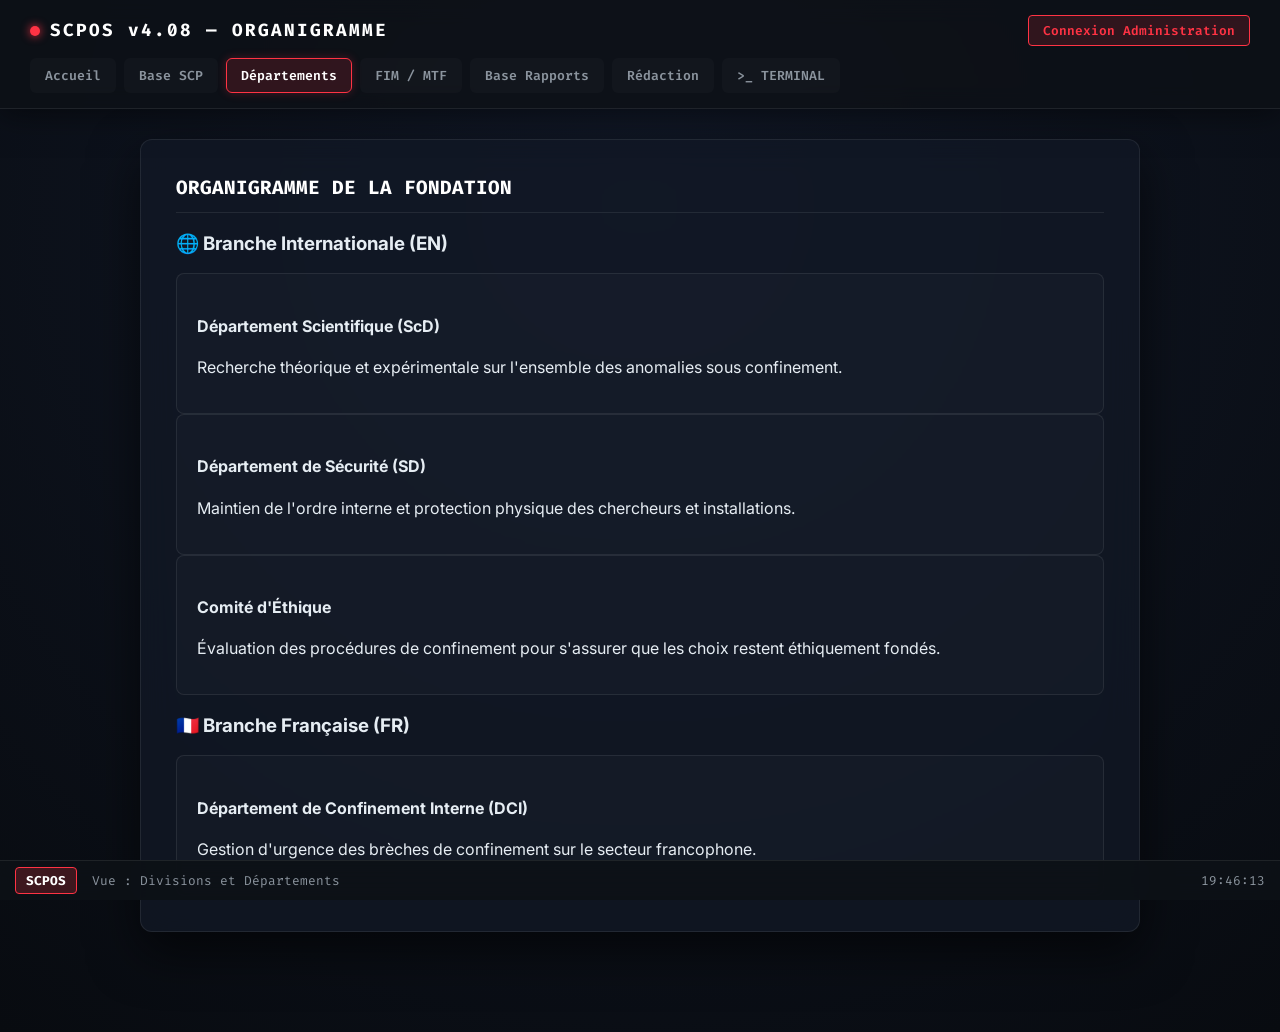
<file: departements.html>
<!DOCTYPE html>
<html lang="fr">
<head>
  <meta charset="UTF-8">
  <title>SCPOS — Départements</title>
  <link rel="stylesheet" href="css/style.css">
</head>
<body class="scp-theme">
  <header>
    <div class="os-bar">
      <h1>SCPOS v4.08 — ORGANIGRAMME</h1>
      <div id="authStatus"></div>
    </div>
    <nav>
      <a href="index.html">Accueil</a>
      <a href="scps.html">Base SCP</a>
      <a href="departements.html" class="active">Départements</a>
      <a href="mtf.html">FIM / MTF</a>
      <a href="rapport.html">Base Rapports</a>
      <a href="redaction.html">Rédaction</a>
      <a href="console.html">>_ TERMINAL</a>
    </nav>
  </header>

  <main>
    <h2>ORGANIGRAMME DE LA FONDATION</h2>
    
    <section>
      <h3>🌐 Branche Internationale (EN)</h3>
      <div class="dept-card">
        <h4>Département Scientifique (ScD)</h4>
        <p>Recherche théorique et expérimentale sur l'ensemble des anomalies sous confinement.</p>
      </div>
      <div class="dept-card">
        <h4>Département de Sécurité (SD)</h4>
        <p>Maintien de l'ordre interne et protection physique des chercheurs et installations.</p>
      </div>
      <div class="dept-card">
        <h4>Comité d'Éthique</h4>
        <p>Évaluation des procédures de confinement pour s'assurer que les choix restent éthiquement fondés.</p>
      </div>
    </section>

    <section>
      <h3>🇫🇷 Branche Française (FR)</h3>
      <div class="dept-card">
        <h4>Département de Confinement Interne (DCI)</h4>
        <p>Gestion d'urgence des brèches de confinement sur le secteur francophone.</p>
      </div>
    </section>
  </main>

  <div class="taskbar">
    <div class="taskbar-left">
      <span class="start-btn">SCPOS</span>
      <span>Vue : Divisions et Départements</span>
    </div>
    <div class="taskbar-right" id="clock">12:00</div>
  </div>

  <script src="js/app.js"></script>
</body>
</html>
</file>
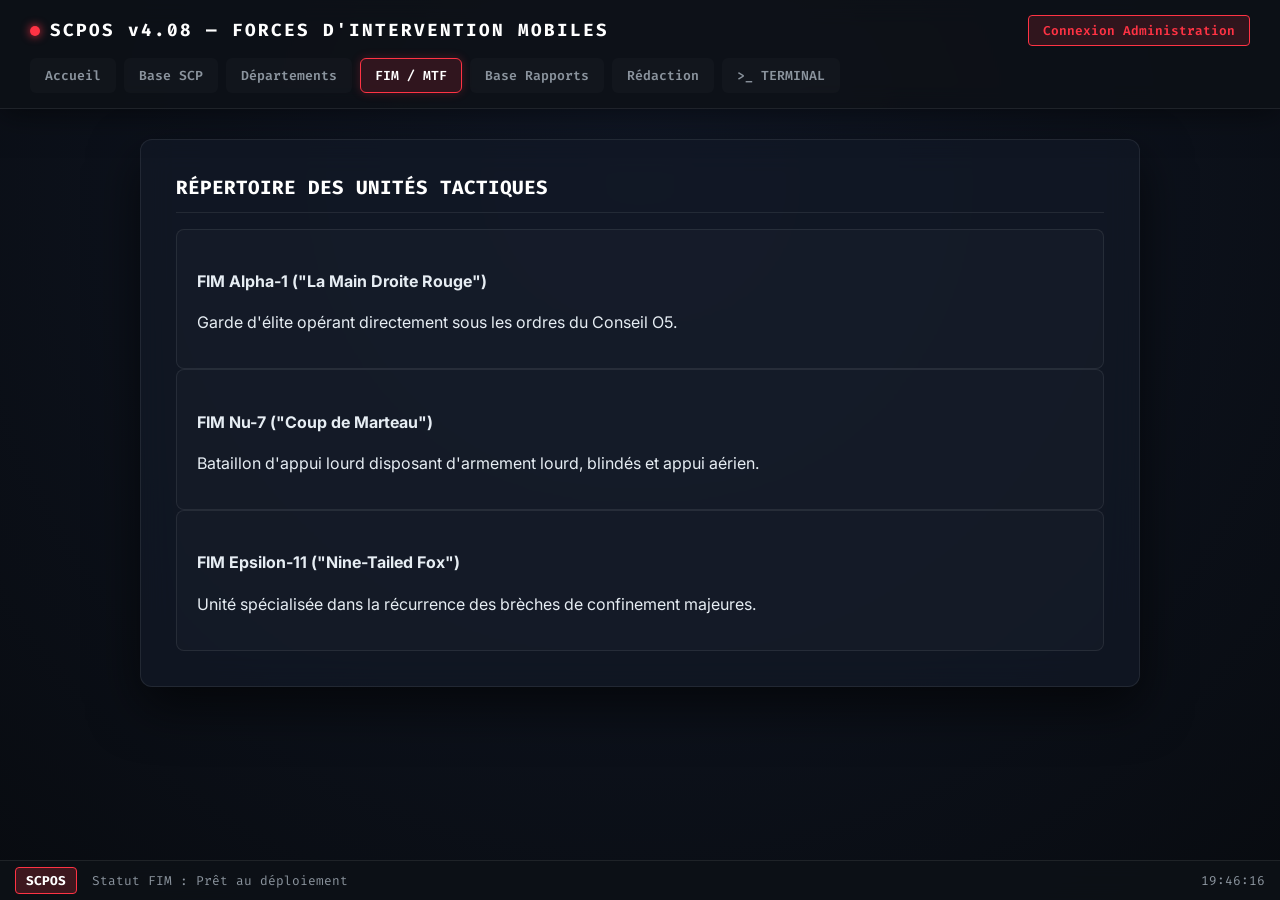
<file: mtf.html>
<!DOCTYPE html>
<html lang="fr">
<head>
  <meta charset="UTF-8">
  <title>SCPOS — Unités FIM</title>
  <link rel="stylesheet" href="css/style.css">
</head>
<body class="scp-theme">
  <header>
    <div class="os-bar">
      <h1>SCPOS v4.08 — FORCES D'INTERVENTION MOBILES</h1>
      <div id="authStatus"></div>
    </div>
    <nav>
      <a href="index.html">Accueil</a>
      <a href="scps.html">Base SCP</a>
      <a href="departements.html">Départements</a>
      <a href="mtf.html" class="active">FIM / MTF</a>
      <a href="rapport.html">Base Rapports</a>
      <a href="redaction.html">Rédaction</a>
      <a href="console.html">>_ TERMINAL</a>
    </nav>
  </header>

  <main>
    <h2>RÉPERTOIRE DES UNITÉS TACTIQUES</h2>

    <div class="mtf-card">
      <h4>FIM Alpha-1 ("La Main Droite Rouge")</h4>
      <p>Garde d'élite opérant directement sous les ordres du Conseil O5.</p>
    </div>
    <div class="mtf-card">
      <h4>FIM Nu-7 ("Coup de Marteau")</h4>
      <p>Bataillon d'appui lourd disposant d'armement lourd, blindés et appui aérien.</p>
    </div>
    <div class="mtf-card">
      <h4>FIM Epsilon-11 ("Nine-Tailed Fox")</h4>
      <p>Unité spécialisée dans la récurrence des brèches de confinement majeures.</p>
    </div>
  </main>

  <div class="taskbar">
    <div class="taskbar-left">
      <span class="start-btn">SCPOS</span>
      <span>Statut FIM : Prêt au déploiement</span>
    </div>
    <div class="taskbar-right" id="clock">12:00</div>
  </div>

  <script src="js/app.js"></script>
</body>
</html>
</file>
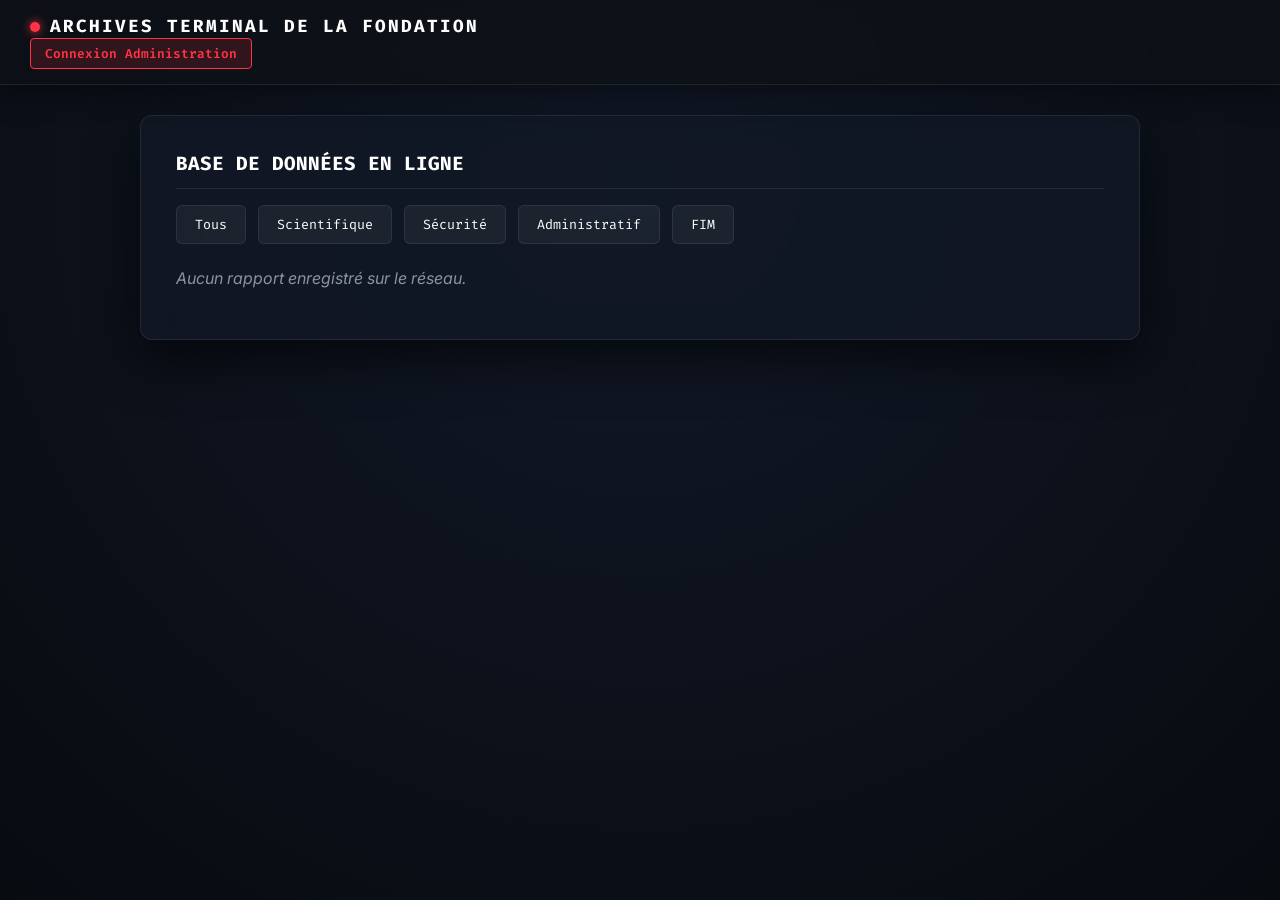
<file: rapport.html>
<!DOCTYPE html>
<html lang="fr">
<head>
  <meta charset="UTF-8">
  <title>Fondation SCP - Archives des Rapports</title>
  <link rel="stylesheet" href="css/style.css">
</head>
<body class="scp-theme">
  <header>
    <h1>ARCHIVES TERMINAL DE LA FONDATION</h1>
    <!-- Zone de connexion Admin pour Zeyfix -->
    <div id="authStatus">
      <button onclick="loginAsZeyfix()">Connexion Administration (Zeyfix)</button>
    </div>
  </header>

  <main>
    <h2>BASE DE DONNÉES EN LIGNE</h2>
    
    <!-- Filtres par catégorie -->
    <div class="filters">
      <button onclick="filterReports('All')">Tous</button>
      <button onclick="filterReports('Scientifique')">Scientifique</button>
      <button onclick="filterReports('Securite')">Sécurité</button>
      <button onclick="filterReports('Administratif')">Administratif</button>
      <button onclick="filterReports('FIM')">FIM</button>
    </div>

    <!-- Liste dynamique des rapports -->
    <div id="reportsContainer">
      <!-- Les rapports envoyés apparaîtront ici via JS -->
    </div>
  </main>

  <script src="js/app.js"></script>
</body>
</html>
</file>
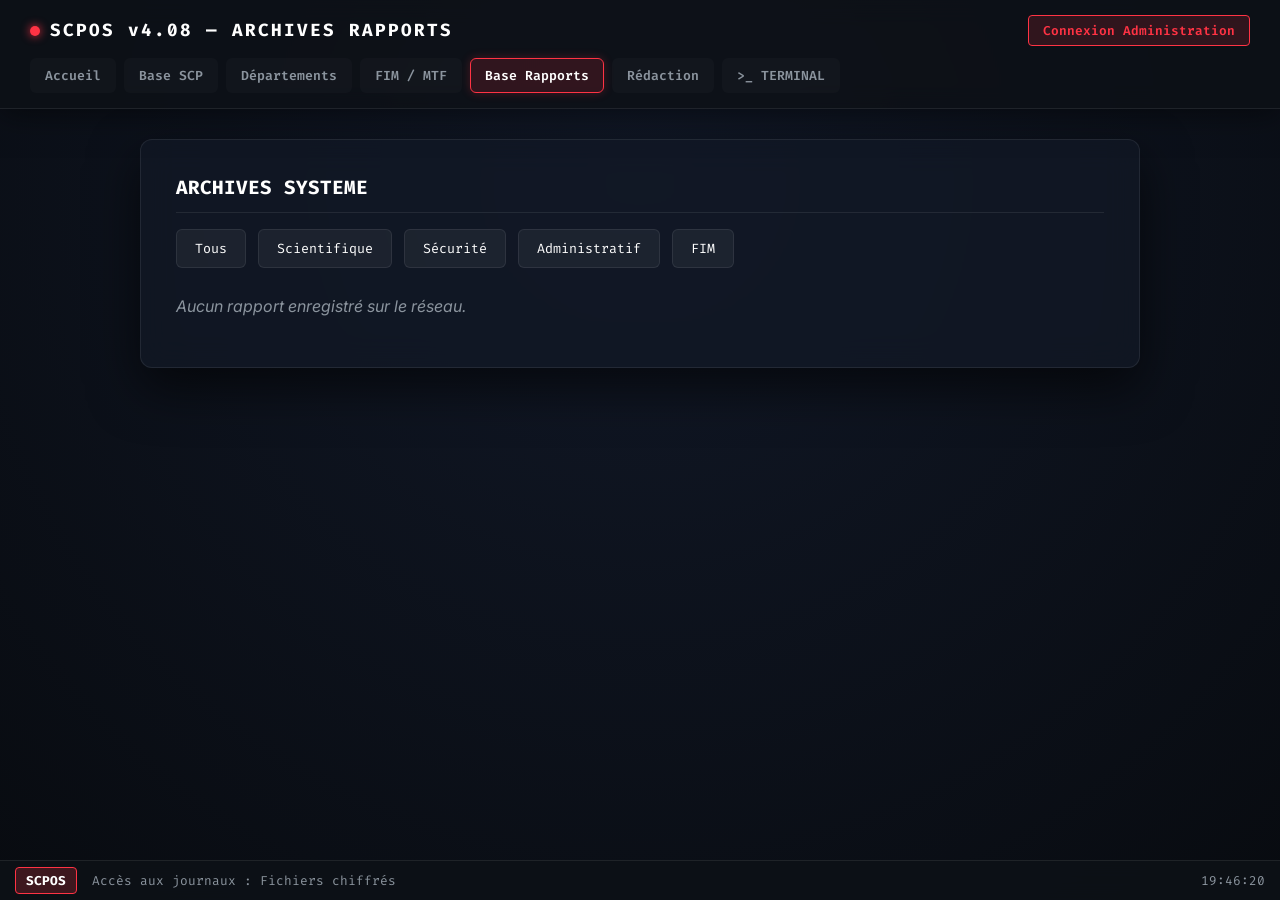
<file: rapports.html>
<!DOCTYPE html>
<html lang="fr">
<head>
  <meta charset="UTF-8">
  <title>SCPOS — Archives des Rapports</title>
  <link rel="stylesheet" href="css/style.css">
</head>
<body class="scp-theme">
  <header>
    <div class="os-bar">
      <h1>SCPOS v4.08 — ARCHIVES RAPPORTS</h1>
      <div id="authStatus"></div>
    </div>
    <nav>
      <a href="index.html">Accueil</a>
      <a href="scps.html">Base SCP</a>
      <a href="departements.html">Départements</a>
      <a href="mtf.html">FIM / MTF</a>
      <a href="rapport.html" class="active">Base Rapports</a>
      <a href="redaction.html">Rédaction</a>
      <a href="console.html">>_ TERMINAL</a>
    </nav>
  </header>

  <main>
    <h2>ARCHIVES SYSTEME</h2>
    
    <div class="filters" style="margin-bottom:20px;">
      <button onclick="filterReports('All')">Tous</button>
      <button onclick="filterReports('Scientifique')">Scientifique</button>
      <button onclick="filterReports('Securite')">Sécurité</button>
      <button onclick="filterReports('Administratif')">Administratif</button>
      <button onclick="filterReports('FIM')">FIM</button>
    </div>

    <div id="reportsContainer"></div>
  </main>

  <div class="taskbar">
    <div class="taskbar-left">
      <span class="start-btn">SCPOS</span>
      <span>Accès aux journaux : Fichiers chiffrés</span>
    </div>
    <div class="taskbar-right" id="clock">12:00</div>
  </div>

  <script src="js/app.js"></script>
</body>
</html>
</file>
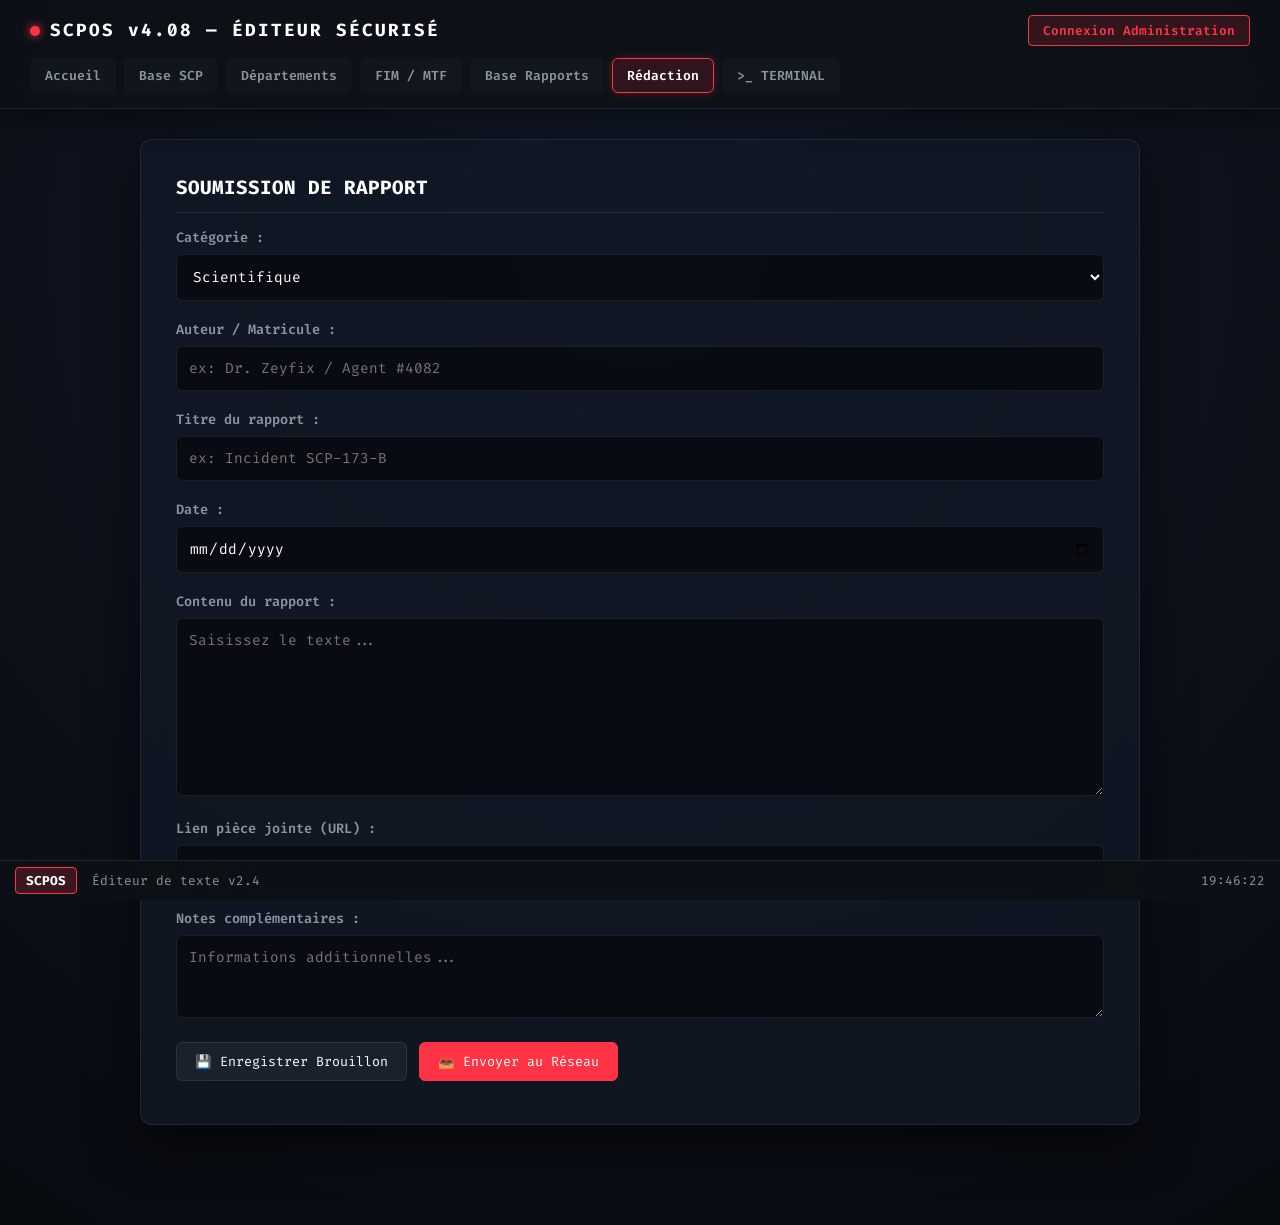
<file: redaction.html>
<!DOCTYPE html>
<html lang="fr">
<head>
  <meta charset="UTF-8">
  <title>SCPOS — Rédaction</title>
  <link rel="stylesheet" href="css/style.css">
</head>
<body class="scp-theme">
  <header>
    <div class="os-bar">
      <h1>SCPOS v4.08 — ÉDITEUR SÉCURISÉ</h1>
      <div id="authStatus"></div>
    </div>
    <nav>
      <a href="index.html">Accueil</a>
      <a href="scps.html">Base SCP</a>
      <a href="departements.html">Départements</a>
      <a href="mtf.html">FIM / MTF</a>
      <a href="rapport.html">Base Rapports</a>
      <a href="redaction.html" class="active">Rédaction</a>
      <a href="console.html">>_ TERMINAL</a>
    </nav>
  </header>

  <main>
    <h2>SOUMISSION DE RAPPORT</h2>
    
    <form id="scpReportForm">
      <div class="form-group">
        <label for="category">Catégorie :</label>
        <select id="category" required>
          <option value="Scientifique">Scientifique</option>
          <option value="Securite">Sécurité</option>
          <option value="Administratif">Administratif</option>
          <option value="FIM">FIM</option>
        </select>
      </div>

      <div class="form-group">
        <label for="author">Auteur / Matricule :</label>
        <input type="text" id="author" placeholder="ex: Dr. Zeyfix / Agent #4082" required>
      </div>

      <div class="form-group">
        <label for="reportTitle">Titre du rapport :</label>
        <input type="text" id="reportTitle" placeholder="ex: Incident SCP-173-B" required>
      </div>

      <div class="form-group">
        <label for="reportDate">Date :</label>
        <input type="date" id="reportDate" required>
      </div>

      <div class="form-group">
        <label for="content">Contenu du rapport :</label>
        <textarea id="content" rows="8" placeholder="Saisissez le texte..." required></textarea>
      </div>

      <div class="form-group">
        <label for="attachment">Lien pièce jointe (URL) :</label>
        <input type="url" id="attachment" placeholder="https://...">
      </div>

      <div class="form-group">
        <label for="extraInfo">Notes complémentaires :</label>
        <textarea id="extraInfo" rows="3" placeholder="Informations additionnelles..."></textarea>
      </div>

      <div class="button-group">
        <button type="button" id="saveDraftBtn" onclick="saveDraft()">💾 Enregistrer Brouillon</button>
        <button type="submit" id="submitBtn">📤 Envoyer au Réseau</button>
      </div>
    </form>
  </main>

  <div class="taskbar">
    <div class="taskbar-left">
      <span class="start-btn">SCPOS</span>
      <span>Éditeur de texte v2.4</span>
    </div>
    <div class="taskbar-right" id="clock">12:00</div>
  </div>

  <script src="js/app.js"></script>
</body>
</html>
</file>
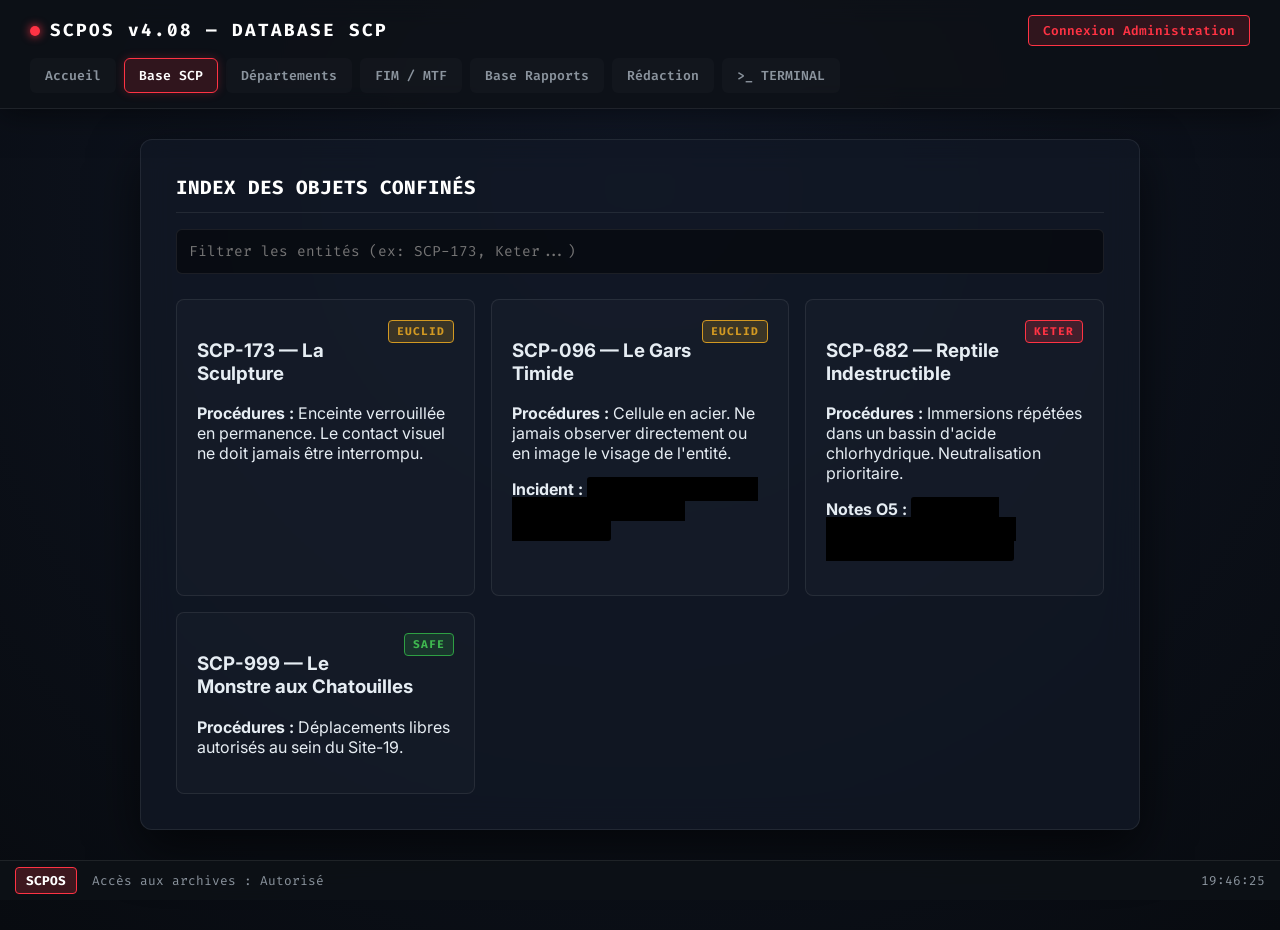
<file: scps.html>
<!DOCTYPE html>
<html lang="fr">
<head>
  <meta charset="UTF-8">
  <title>SCPOS — Base SCP</title>
  <link rel="stylesheet" href="css/style.css">
</head>
<body class="scp-theme">
  <header>
    <div class="os-bar">
      <h1>SCPOS v4.08 — DATABASE SCP</h1>
      <div id="authStatus"></div>
    </div>
    <nav>
      <a href="index.html">Accueil</a>
      <a href="scps.html" class="active">Base SCP</a>
      <a href="departements.html">Départements</a>
      <a href="mtf.html">FIM / MTF</a>
      <a href="rapport.html">Base Rapports</a>
      <a href="redaction.html">Rédaction</a>
      <a href="console.html">>_ TERMINAL</a>
    </nav>
  </header>

  <main>
    <h2>INDEX DES OBJETS CONFINÉS</h2>

    <div class="search-box" style="margin-bottom: 25px;">
      <input type="text" id="searchSCP" placeholder="Filtrer les entités (ex: SCP-173, Keter...)" onkeyup="filterSCPs()">
    </div>

    <div class="scp-grid" id="scpGrid">
      <div class="scp-card" data-scp="scp-173 euclid">
        <span class="class-badge euclid">EUCLID</span>
        <h3>SCP-173 — La Sculpture</h3>
        <p><strong>Procédures :</strong> Enceinte verrouillée en permanence. Le contact visuel ne doit jamais être interrompu.</p>
      </div>

      <div class="scp-card" data-scp="scp-096 euclid">
        <span class="class-badge euclid">EUCLID</span>
        <h3>SCP-096 — Le Gars Timide</h3>
        <p><strong>Procédures :</strong> Cellule en acier. Ne jamais observer directement ou en image le visage de l'entité.</p>
        <p><strong>Incident :</strong> <span class="censor">100% des cibles ayant observé la cible ont été neutralisées.</span></p>
      </div>

      <div class="scp-card" data-scp="scp-682 keter">
        <span class="class-badge keter">KETER</span>
        <h3>SCP-682 — Reptile Indestructible</h3>
        <p><strong>Procédures :</strong> Immersions répétées dans un bassin d'acide chlorhydrique. Neutralisation prioritaire.</p>
        <p><strong>Notes O5 :</strong> <span class="censor">Adaptation régénérative extrême aux anomalies concurrentes.</span></p>
      </div>

      <div class="scp-card" data-scp="scp-999 safe">
        <span class="class-badge safe">SAFE</span>
        <h3>SCP-999 — Le Monstre aux Chatouilles</h3>
        <p><strong>Procédures :</strong> Déplacements libres autorisés au sein du Site-19.</p>
      </div>
    </div>
  </main>

  <div class="taskbar">
    <div class="taskbar-left">
      <span class="start-btn">SCPOS</span>
      <span>Accès aux archives : Autorisé</span>
    </div>
    <div class="taskbar-right" id="clock">12:00</div>
  </div>

  <script src="js/app.js"></script>
</body>
</html>
</file>
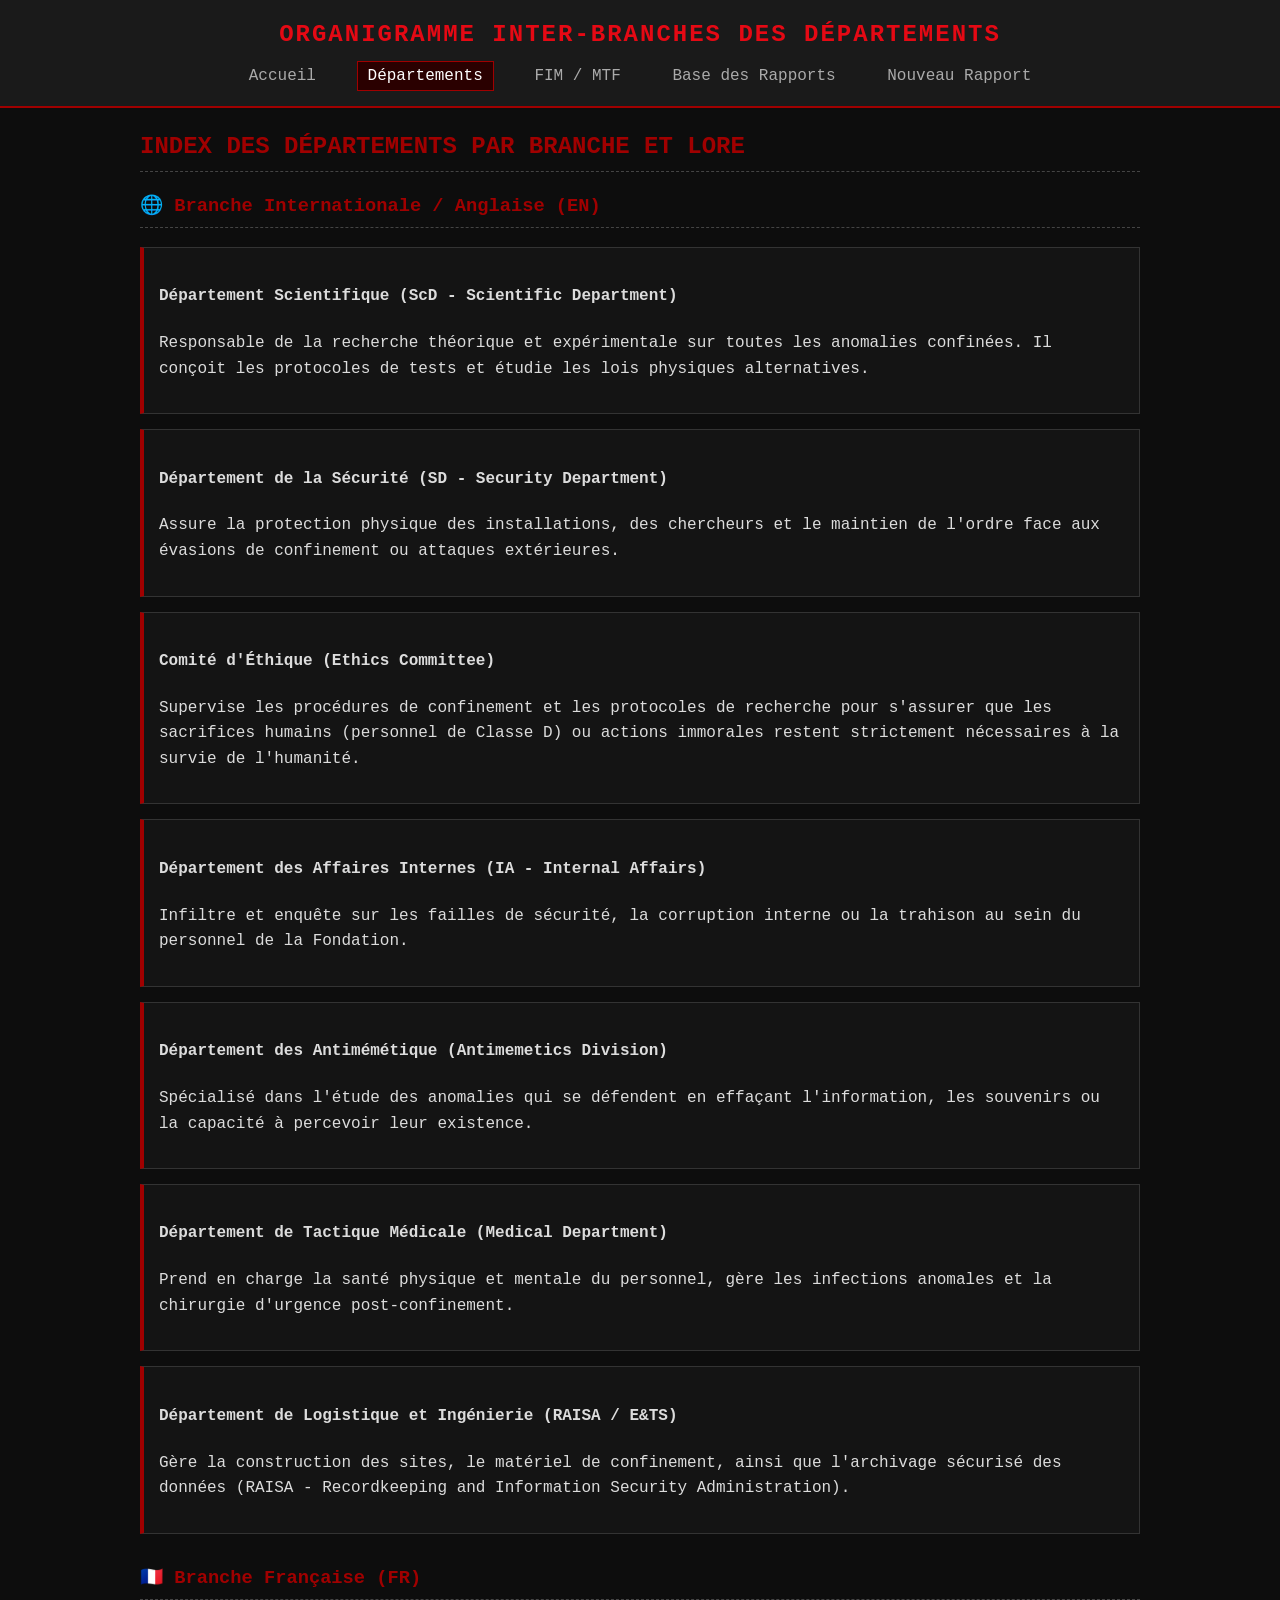
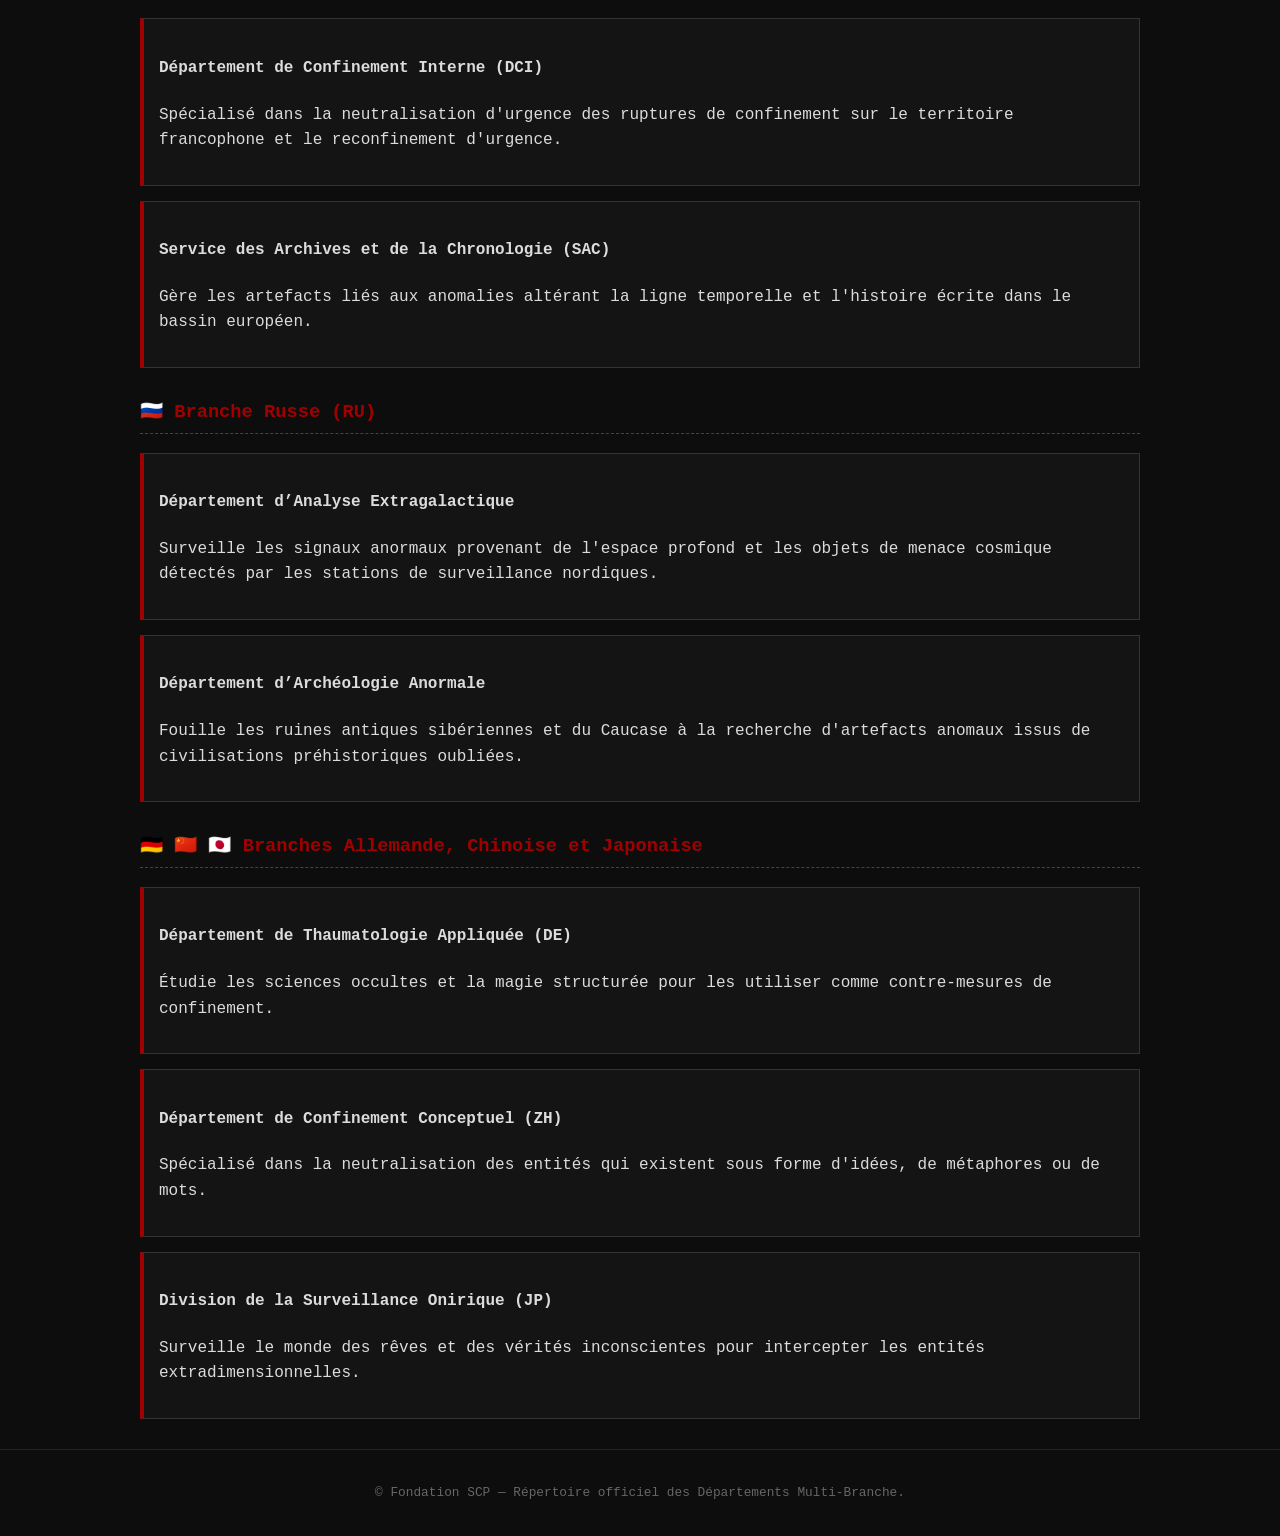
<file: js/departements.html>
<!DOCTYPE html>
<html lang="fr">
<head>
  <meta charset="UTF-8">
  <meta name="viewport" content="width=device-width, initial-scale=1.0">
  <title>Fondation SCP - Organigramme des Départements</title>
  <link rel="stylesheet" href="css/style.css">
</head>
<body class="scp-theme">
  <header>
    <h1>ORGANIGRAMME INTER-BRANCHES DES DÉPARTEMENTS</h1>
    <nav>
      <a href="index.html">Accueil</a>
      <a href="departements.html" class="active">Départements</a>
      <a href="mtf.html">FIM / MTF</a>
      <a href="rapports.html">Base des Rapports</a>
      <a href="redaction.html">Nouveau Rapport</a>
    </nav>
  </header>

  <main>
    <h2>INDEX DES DÉPARTEMENTS PAR BRANCHE ET LORE</h2>
    
    <!-- BRANCHE ANGLAISE / PRINCIPALE -->
    <section class="dept-category">
      <h3>🌐 Branche Internationale / Anglaise (EN)</h3>
      <div class="dept-card">
        <h4>Département Scientifique (ScD - Scientific Department)</h4>
        <p>Responsable de la recherche théorique et expérimentale sur toutes les anomalies confinées. Il conçoit les protocoles de tests et étudie les lois physiques alternatives.</p>
      </div>
      <div class="dept-card">
        <h4>Département de la Sécurité (SD - Security Department)</h4>
        <p>Assure la protection physique des installations, des chercheurs et le maintien de l'ordre face aux évasions de confinement ou attaques extérieures.</p>
      </div>
      <div class="dept-card">
        <h4>Comité d'Éthique (Ethics Committee)</h4>
        <p>Supervise les procédures de confinement et les protocoles de recherche pour s'assurer que les sacrifices humains (personnel de Classe D) ou actions immorales restent strictement nécessaires à la survie de l'humanité.</p>
      </div>
      <div class="dept-card">
        <h4>Département des Affaires Internes (IA - Internal Affairs)</h4>
        <p>Infiltre et enquête sur les failles de sécurité, la corruption interne ou la trahison au sein du personnel de la Fondation.</p>
      </div>
      <div class="dept-card">
        <h4>Département des Antimémétique (Antimemetics Division)</h4>
        <p>Spécialisé dans l'étude des anomalies qui se défendent en effaçant l'information, les souvenirs ou la capacité à percevoir leur existence.</p>
      </div>
      <div class="dept-card">
        <h4>Département de Tactique Médicale (Medical Department)</h4>
        <p>Prend en charge la santé physique et mentale du personnel, gère les infections anomales et la chirurgie d'urgence post-confinement.</p>
      </div>
      <div class="dept-card">
        <h4>Département de Logistique et Ingénierie (RAISA / E&TS)</h4>
        <p>Gère la construction des sites, le matériel de confinement, ainsi que l'archivage sécurisé des données (RAISA - Recordkeeping and Information Security Administration).</p>
      </div>
    </section>

    <!-- BRANCHE FRANÇAISE -->
    <section class="dept-category">
      <h3>🇫🇷 Branche Française (FR)</h3>
      <div class="dept-card">
        <h4>Département de Confinement Interne (DCI)</h4>
        <p>Spécialisé dans la neutralisation d'urgence des ruptures de confinement sur le territoire francophone et le reconfinement d'urgence.</p>
      </div>
      <div class="dept-card">
        <h4>Service des Archives et de la Chronologie (SAC)</h4>
        <p>Gère les artefacts liés aux anomalies altérant la ligne temporelle et l'histoire écrite dans le bassin européen.</p>
      </div>
    </section>

    <!-- BRANCHE RUSSE -->
    <section class="dept-category">
      <h3>🇷🇺 Branche Russe (RU)</h3>
      <div class="dept-card">
        <h4>Département d’Analyse Extragalactique</h4>
        <p>Surveille les signaux anormaux provenant de l'espace profond et les objets de menace cosmique détectés par les stations de surveillance nordiques.</p>
      </div>
      <div class="dept-card">
        <h4>Département d’Archéologie Anormale</h4>
        <p>Fouille les ruines antiques sibériennes et du Caucase à la recherche d'artefacts anomaux issus de civilisations préhistoriques oubliées.</p>
      </div>
    </section>

    <!-- AUTRES BRANCHES (DE / ZH / JP) -->
    <section class="dept-category">
      <h3>🇩🇪 🇨🇳 🇯🇵 Branches Allemande, Chinoise et Japonaise</h3>
      <div class="dept-card">
        <h4>Département de Thaumatologie Appliquée (DE)</h4>
        <p>Étudie les sciences occultes et la magie structurée pour les utiliser comme contre-mesures de confinement.</p>
      </div>
      <div class="dept-card">
        <h4>Département de Confinement Conceptuel (ZH)</h4>
        <p>Spécialisé dans la neutralisation des entités qui existent sous forme d'idées, de métaphores ou de mots.</p>
      </div>
      <div class="dept-card">
        <h4>Division de la Surveillance Onirique (JP)</h4>
        <p>Surveille le monde des rêves et des vérités inconscientes pour intercepter les entités extradimensionnelles.</p>
      </div>
    </section>
  </main>

  <footer>
    <p>&copy; Fondation SCP — Répertoire officiel des Départements Multi-Branche.</p>
  </footer>
</body>
</html>
</file>
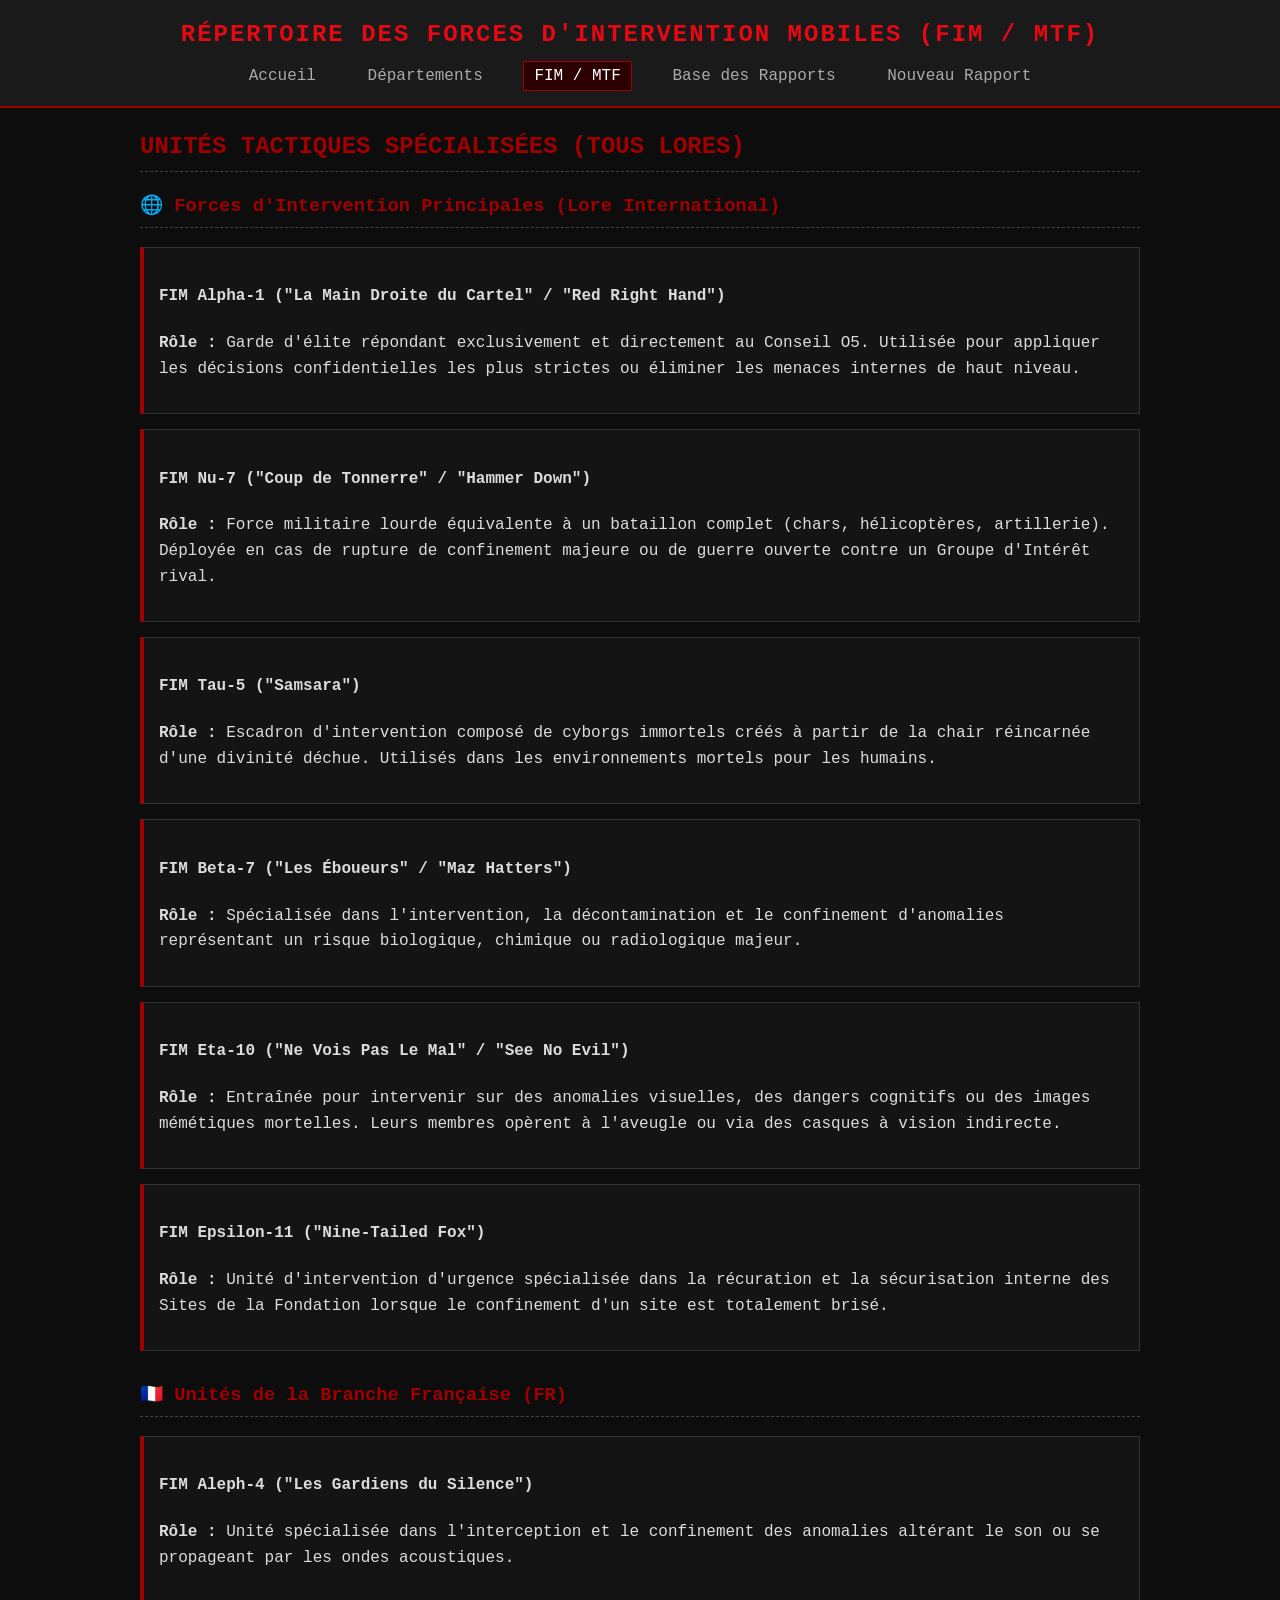
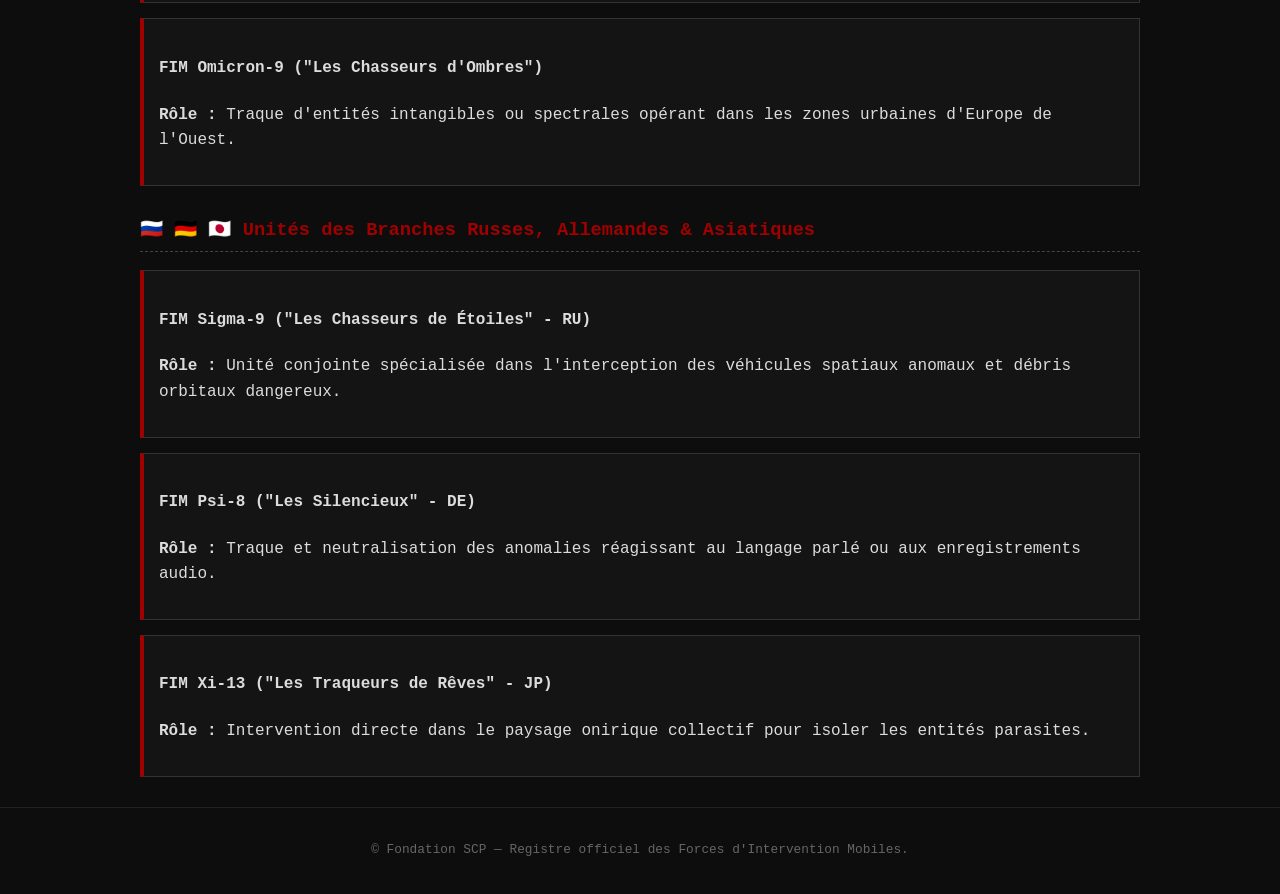
<file: js/mtf.html>
<!DOCTYPE html>
<html lang="fr">
<head>
  <meta charset="UTF-8">
  <meta name="viewport" content="width=device-width, initial-scale=1.0">
  <title>Fondation SCP - Forces d'Intervention Mobiles (FIM)</title>
  <link rel="stylesheet" href="css/style.css">
</head>
<body class="scp-theme">
  <header>
    <h1>RÉPERTOIRE DES FORCES D'INTERVENTION MOBILES (FIM / MTF)</h1>
    <nav>
      <a href="index.html">Accueil</a>
      <a href="departements.html">Départements</a>
      <a href="mtf.html" class="active">FIM / MTF</a>
      <a href="rapports.html">Base des Rapports</a>
      <a href="redaction.html">Nouveau Rapport</a>
    </nav>
  </header>

  <main>
    <h2>UNITÉS TACTIQUES SPÉCIALISÉES (TOUS LORES)</h2>

    <!-- FIM PRINCIPALES / EN -->
    <section class="mtf-section">
      <h3>🌐 Forces d'Intervention Principales (Lore International)</h3>

      <div class="mtf-card">
        <h4>FIM Alpha-1 ("La Main Droite du Cartel" / "Red Right Hand")</h4>
        <p><strong>Rôle :</strong> Garde d'élite répondant exclusivement et directement au Conseil O5. Utilisée pour appliquer les décisions confidentielles les plus strictes ou éliminer les menaces internes de haut niveau.</p>
      </div>

      <div class="mtf-card">
        <h4>FIM Nu-7 ("Coup de Tonnerre" / "Hammer Down")</h4>
        <p><strong>Rôle :</strong> Force militaire lourde équivalente à un bataillon complet (chars, hélicoptères, artillerie). Déployée en cas de rupture de confinement majeure ou de guerre ouverte contre un Groupe d'Intérêt rival.</p>
      </div>

      <div class="mtf-card">
        <h4>FIM Tau-5 ("Samsara")</h4>
        <p><strong>Rôle :</strong> Escadron d'intervention composé de cyborgs immortels créés à partir de la chair réincarnée d'une divinité déchue. Utilisés dans les environnements mortels pour les humains.</p>
      </div>

      <div class="mtf-card">
        <h4>FIM Beta-7 ("Les Éboueurs" / "Maz Hatters")</h4>
        <p><strong>Rôle :</strong> Spécialisée dans l'intervention, la décontamination et le confinement d'anomalies représentant un risque biologique, chimique ou radiologique majeur.</p>
      </div>

      <div class="mtf-card">
        <h4>FIM Eta-10 ("Ne Vois Pas Le Mal" / "See No Evil")</h4>
        <p><strong>Rôle :</strong> Entraînée pour intervenir sur des anomalies visuelles, des dangers cognitifs ou des images mémétiques mortelles. Leurs membres opèrent à l'aveugle ou via des casques à vision indirecte.</p>
      </div>

      <div class="mtf-card">
        <h4>FIM Epsilon-11 ("Nine-Tailed Fox")</h4>
        <p><strong>Rôle :</strong> Unité d'intervention d'urgence spécialisée dans la récuration et la sécurisation interne des Sites de la Fondation lorsque le confinement d'un site est totalement brisé.</p>
      </div>
    </section>

    <!-- FIM FRANÇAISES -->
    <section class="mtf-section">
      <h3>🇫🇷 Unités de la Branche Française (FR)</h3>

      <div class="mtf-card">
        <h4>FIM Aleph-4 ("Les Gardiens du Silence")</h4>
        <p><strong>Rôle :</strong> Unité spécialisée dans l'interception et le confinement des anomalies altérant le son ou se propageant par les ondes acoustiques.</p>
      </div>

      <div class="mtf-card">
        <h4>FIM Omicron-9 ("Les Chasseurs d'Ombres")</h4>
        <p><strong>Rôle :</strong> Traque d'entités intangibles ou spectrales opérant dans les zones urbaines d'Europe de l'Ouest.</p>
      </div>
    </section>

    <!-- FIM INTERNATIONALES (RU, DE, PL, JP) -->
    <section class="mtf-section">
      <h3>🇷🇺 🇩🇪 🇯🇵 Unités des Branches Russes, Allemandes & Asiatiques</h3>

      <div class="mtf-card">
        <h4>FIM Sigma-9 ("Les Chasseurs de Étoiles" - RU)</h4>
        <p><strong>Rôle :</strong> Unité conjointe spécialisée dans l'interception des véhicules spatiaux anomaux et débris orbitaux dangereux.</p>
      </div>

      <div class="mtf-card">
        <h4>FIM Psi-8 ("Les Silencieux" - DE)</h4>
        <p><strong>Rôle :</strong> Traque et neutralisation des anomalies réagissant au langage parlé ou aux enregistrements audio.</p>
      </div>

      <div class="mtf-card">
        <h4>FIM Xi-13 ("Les Traqueurs de Rêves" - JP)</h4>
        <p><strong>Rôle :</strong> Intervention directe dans le paysage onirique collectif pour isoler les entités parasites.</p>
      </div>
    </section>
  </main>

  <footer>
    <p>&copy; Fondation SCP — Registre officiel des Forces d'Intervention Mobiles.</p>
  </footer>
</body>
</html>
</file>
<file: js/css/style.css>
/* Style Sombre Terminal SCP */
body.scp-theme {
  background-color: #0d0d0d;
  color: #dcdcdc;
  font-family: 'Courier New', Courier, monospace;
  margin: 0;
  padding: 0;
  line-height: 1.6;
}

header {
  background-color: #1a1a1a;
  border-bottom: 2px solid #a00000;
  padding: 1rem;
  text-align: center;
}

header h1 {
  color: #e50914;
  margin: 0 0 10px 0;
  font-size: 1.5rem;
  letter-spacing: 2px;
}

nav a {
  color: #aaaaaa;
  text-decoration: none;
  margin: 0 10px;
  padding: 5px 10px;
  border: 1px solid transparent;
}

nav a:hover, nav a.active {
  color: #ffffff;
  border-color: #a00000;
  background-color: #2a0000;
}

main {
  max-width: 1000px;
  margin: 20px auto;
  padding: 0 15px;
}

h2, h3 {
  color: #a00000;
  border-bottom: 1px dashed #444;
  padding-bottom: 5px;
}

.warning-banner {
  background-color: #330000;
  border: 1px solid #ff0000;
  padding: 15px;
  margin-bottom: 20px;
  text-align: center;
}

.warning-banner h2 {
  color: #ff3333;
  margin-top: 0;
}

.motto-grid {
  display: grid;
  grid-template-columns: repeat(auto-fit, minmax(250px, 1fr));
  gap: 15px;
  margin-top: 20px;
}

.motto-card, .dept-card, .mtf-card {
  background-color: #141414;
  border: 1px solid #333;
  border-left: 4px solid #a00000;
  padding: 15px;
  margin-bottom: 15px;
}

.dept-category, .mtf-section {
  margin-bottom: 30px;
}

/* Formulaires */
.form-group {
  margin-bottom: 15px;
}

.form-group label {
  display: block;
  margin-bottom: 5px;
  color: #ff6666;
}

.form-group input, .form-group select, .form-group textarea {
  width: 100%;
  padding: 8px;
  background-color: #1a1a1a;
  border: 1px solid #444;
  color: #fff;
  font-family: inherit;
  box-sizing: border-box;
}

.button-group button, .filters button {
  background-color: #2a0000;
  color: #fff;
  border: 1px solid #a00000;
  padding: 10px 15px;
  cursor: pointer;
  font-family: inherit;
}

.button-group button:hover, .filters button:hover {
  background-color: #ff0000;
  color: #000;
}

footer {
  text-align: center;
  padding: 20px;
  border-top: 1px solid #222;
  font-size: 0.8rem;
  color: #666;
}
</file>
<file: css/style.css>
@import url('https://fonts.googleapis.com/css2?family=Fira+Code:wght@400;500;700&family=Inter:wght@300;400;600;700&display=swap');

:root {
  --bg-os: #080b10;
  --panel-bg: rgba(18, 24, 38, 0.75);
  --panel-border: rgba(255, 255, 255, 0.08);
  --accent-red: #ff3344;
  --accent-green: #00ff66;
  --text-main: #e6edf3;
  --text-dim: #8b949e;
  --glow-red: rgba(255, 51, 68, 0.25);
  --glow-green: rgba(0, 255, 102, 0.2);
}

* {
  box-sizing: border-box;
}

body.scp-theme {
  background: var(--bg-os) radial-gradient(circle at 50% 20%, #111827 0%, #080b10 100%);
  color: var(--text-main);
  font-family: 'Inter', sans-serif;
  margin: 0;
  padding-bottom: 70px;
  min-height: 100vh;
}

/* Animations globale */
@keyframes fadeIn {
  from { opacity: 0; transform: translateY(12px); }
  to { opacity: 1; transform: translateY(0); }
}

/* Header & Navigation OS */
header {
  background: rgba(13, 17, 23, 0.85);
  backdrop-filter: blur(12px);
  border-bottom: 1px solid var(--panel-border);
  padding: 15px 30px;
  position: sticky;
  top: 0;
  z-index: 100;
  box-shadow: 0 4px 30px rgba(0,0,0,0.5);
}

.os-bar {
  display: flex;
  justify-content: space-between;
  align-items: center;
  margin-bottom: 12px;
}

header h1 {
  font-family: 'Fira Code', monospace;
  font-size: 1.1rem;
  letter-spacing: 2px;
  margin: 0;
  color: #fff;
  display: flex;
  align-items: center;
  gap: 10px;
}

header h1::before {
  content: '';
  display: inline-block;
  width: 10px;
  height: 10px;
  background-color: var(--accent-red);
  border-radius: 50%;
  box-shadow: 0 0 10px var(--accent-red);
}

#authStatus button {
  background: rgba(255, 51, 68, 0.15);
  color: var(--accent-red);
  border: 1px solid var(--accent-red);
  padding: 6px 14px;
  font-size: 0.8rem;
  font-weight: 600;
  border-radius: 4px;
  cursor: pointer;
  font-family: 'Fira Code', monospace;
  transition: all 0.25s ease;
}

#authStatus button:hover {
  background: var(--accent-red);
  color: #fff;
  box-shadow: 0 0 15px var(--glow-red);
}

nav {
  display: flex;
  gap: 8px;
  flex-wrap: wrap;
}

nav a {
  color: var(--text-dim);
  text-decoration: none;
  padding: 8px 14px;
  border-radius: 6px;
  font-weight: 600;
  font-size: 0.82rem;
  font-family: 'Fira Code', monospace;
  border: 1px solid transparent;
  transition: all 0.2s ease;
  background: rgba(255, 255, 255, 0.02);
}

nav a:hover {
  color: #fff;
  background: rgba(255, 255, 255, 0.06);
  border-color: var(--panel-border);
}

nav a.active {
  color: #fff;
  background: rgba(255, 51, 68, 0.15);
  border-color: var(--accent-red);
  box-shadow: 0 0 10px var(--glow-red);
}

/* Main Container (Fractions style Fenêtre OS) */
main {
  max-width: 1000px;
  margin: 30px auto;
  background: var(--panel-bg);
  backdrop-filter: blur(16px);
  padding: 35px;
  border: 1px solid var(--panel-border);
  border-radius: 12px;
  box-shadow: 0 20px 50px rgba(0,0,0,0.6);
  animation: fadeIn 0.4s cubic-bezier(0.16, 1, 0.3, 1);
}

h2 {
  font-family: 'Fira Code', monospace;
  color: #fff;
  border-bottom: 1px solid var(--panel-border);
  padding-bottom: 12px;
  font-size: 1.2rem;
  margin-top: 0;
  display: flex;
  align-items: center;
  justify-content: space-between;
}

/* Bannière d'avertissement */
.warning-banner {
  border: 1px solid rgba(255, 51, 68, 0.4);
  background: rgba(255, 51, 68, 0.08);
  border-radius: 8px;
  padding: 20px;
  text-align: center;
  margin-bottom: 30px;
  position: relative;
  overflow: hidden;
}

.warning-banner h2 {
  border: none;
  color: var(--accent-red);
  justify-content: center;
  padding: 0;
  margin-bottom: 8px;
}

/* Grilles & Cartes */
.motto-grid, .scp-grid {
  display: grid;
  grid-template-columns: repeat(auto-fit, minmax(260px, 1fr));
  gap: 16px;
  margin-top: 20px;
}

.dept-card, .mtf-card, .report-card, .scp-card {
  border: 1px solid var(--panel-border);
  background: rgba(255, 255, 255, 0.02);
  border-radius: 8px;
  padding: 20px;
  transition: all 0.25s ease;
  position: relative;
}

.dept-card:hover, .mtf-card:hover, .scp-card:hover {
  transform: translateY(-3px);
  border-color: rgba(255, 255, 255, 0.2);
  background: rgba(255, 255, 255, 0.04);
  box-shadow: 0 10px 20px rgba(0,0,0,0.3);
}

/* Badges & Censures */
.censor {
  background: #000;
  color: #000;
  user-select: none;
  padding: 2px 6px;
  border-radius: 3px;
  transition: all 0.3s;
  cursor: pointer;
}

.censor:hover, .censor.revealed {
  background: rgba(255, 51, 68, 0.2);
  color: var(--accent-red);
}

.class-badge {
  padding: 3px 8px;
  font-size: 0.7rem;
  font-weight: 700;
  color: #fff;
  font-family: 'Fira Code', monospace;
  border-radius: 4px;
  float: right;
  letter-spacing: 1px;
}

.class-badge.safe { background: rgba(46, 160, 67, 0.2); color: #3fb950; border: 1px solid #2ea043; }
.class-badge.euclid { background: rgba(210, 153, 34, 0.2); color: #d29922; border: 1px solid #d29922; }
.class-badge.keter { background: rgba(255, 51, 68, 0.2); color: var(--accent-red); border: 1px solid var(--accent-red); }

/* Formulaires */
.form-group {
  margin-bottom: 20px;
}

.form-group label {
  display: block;
  font-weight: 600;
  font-family: 'Fira Code', monospace;
  margin-bottom: 8px;
  color: var(--text-dim);
  font-size: 0.85rem;
}

.form-group input, .form-group select, .form-group textarea, .search-box input {
  width: 100%;
  padding: 12px;
  border: 1px solid var(--panel-border);
  border-radius: 6px;
  background: rgba(8, 11, 16, 0.8);
  color: #fff;
  font-family: 'Fira Code', monospace;
  font-size: 0.9rem;
  transition: border-color 0.2s;
}

.form-group input:focus, .form-group select:focus, .form-group textarea:focus {
  outline: none;
  border-color: var(--accent-red);
  box-shadow: 0 0 10px var(--glow-red);
}

.button-group button, .filters button {
  background: rgba(255, 255, 255, 0.05);
  color: #fff;
  border: 1px solid var(--panel-border);
  padding: 10px 18px;
  font-family: 'Fira Code', monospace;
  border-radius: 6px;
  cursor: pointer;
  margin-right: 8px;
  margin-bottom: 8px;
  transition: all 0.2s;
}

.button-group button:hover, .filters button:hover {
  background: rgba(255, 255, 255, 0.1);
  border-color: rgba(255, 255, 255, 0.3);
}

.button-group button#submitBtn {
  background: var(--accent-red);
  border-color: var(--accent-red);
}

.button-group button#submitBtn:hover {
  box-shadow: 0 0 15px var(--glow-red);
}

/* TERMINAL OS MODE */
body.console-mode main {
  border-color: rgba(0, 255, 102, 0.3);
  box-shadow: 0 0 30px var(--glow-green);
}

.console-container {
  font-family: 'Fira Code', monospace;
  position: relative;
}

#terminalOutput {
  height: 380px;
  overflow-y: auto;
  border-bottom: 1px solid var(--panel-border);
  margin-bottom: 15px;
  padding-right: 10px;
  color: var(--accent-green);
  text-shadow: 0 0 5px var(--glow-green);
  line-height: 1.5;
}

.command-line {
  display: flex;
  align-items: center;
}

.prompt {
  color: var(--accent-green);
  margin-right: 10px;
  font-weight: 700;
}

#cliInput {
  background: transparent;
  border: none;
  color: var(--accent-green);
  font-family: 'Fira Code', monospace;
  font-size: 1rem;
  width: 100%;
  outline: none;
}

/* Barre des tâches OS (Windows SCP) */
.taskbar {
  position: fixed;
  bottom: 0;
  left: 0;
  right: 0;
  height: 40px;
  background: rgba(13, 17, 23, 0.95);
  backdrop-filter: blur(10px);
  border-top: 1px solid var(--panel-border);
  display: flex;
  align-items: center;
  justify-content: space-between;
  padding: 0 15px;
  z-index: 1000;
  font-family: 'Fira Code', monospace;
  font-size: 0.8rem;
  color: var(--text-dim);
}

.taskbar-left {
  display: flex;
  align-items: center;
  gap: 15px;
}

.start-btn {
  background: rgba(255, 51, 68, 0.2);
  color: #fff;
  border: 1px solid var(--accent-red);
  padding: 4px 10px;
  border-radius: 4px;
  font-weight: bold;
}

footer {
  text-align: center;
  font-family: 'Fira Code', monospace;
  font-size: 0.8rem;
  color: var(--text-dim);
  margin: 30px 0;
}
</file>
